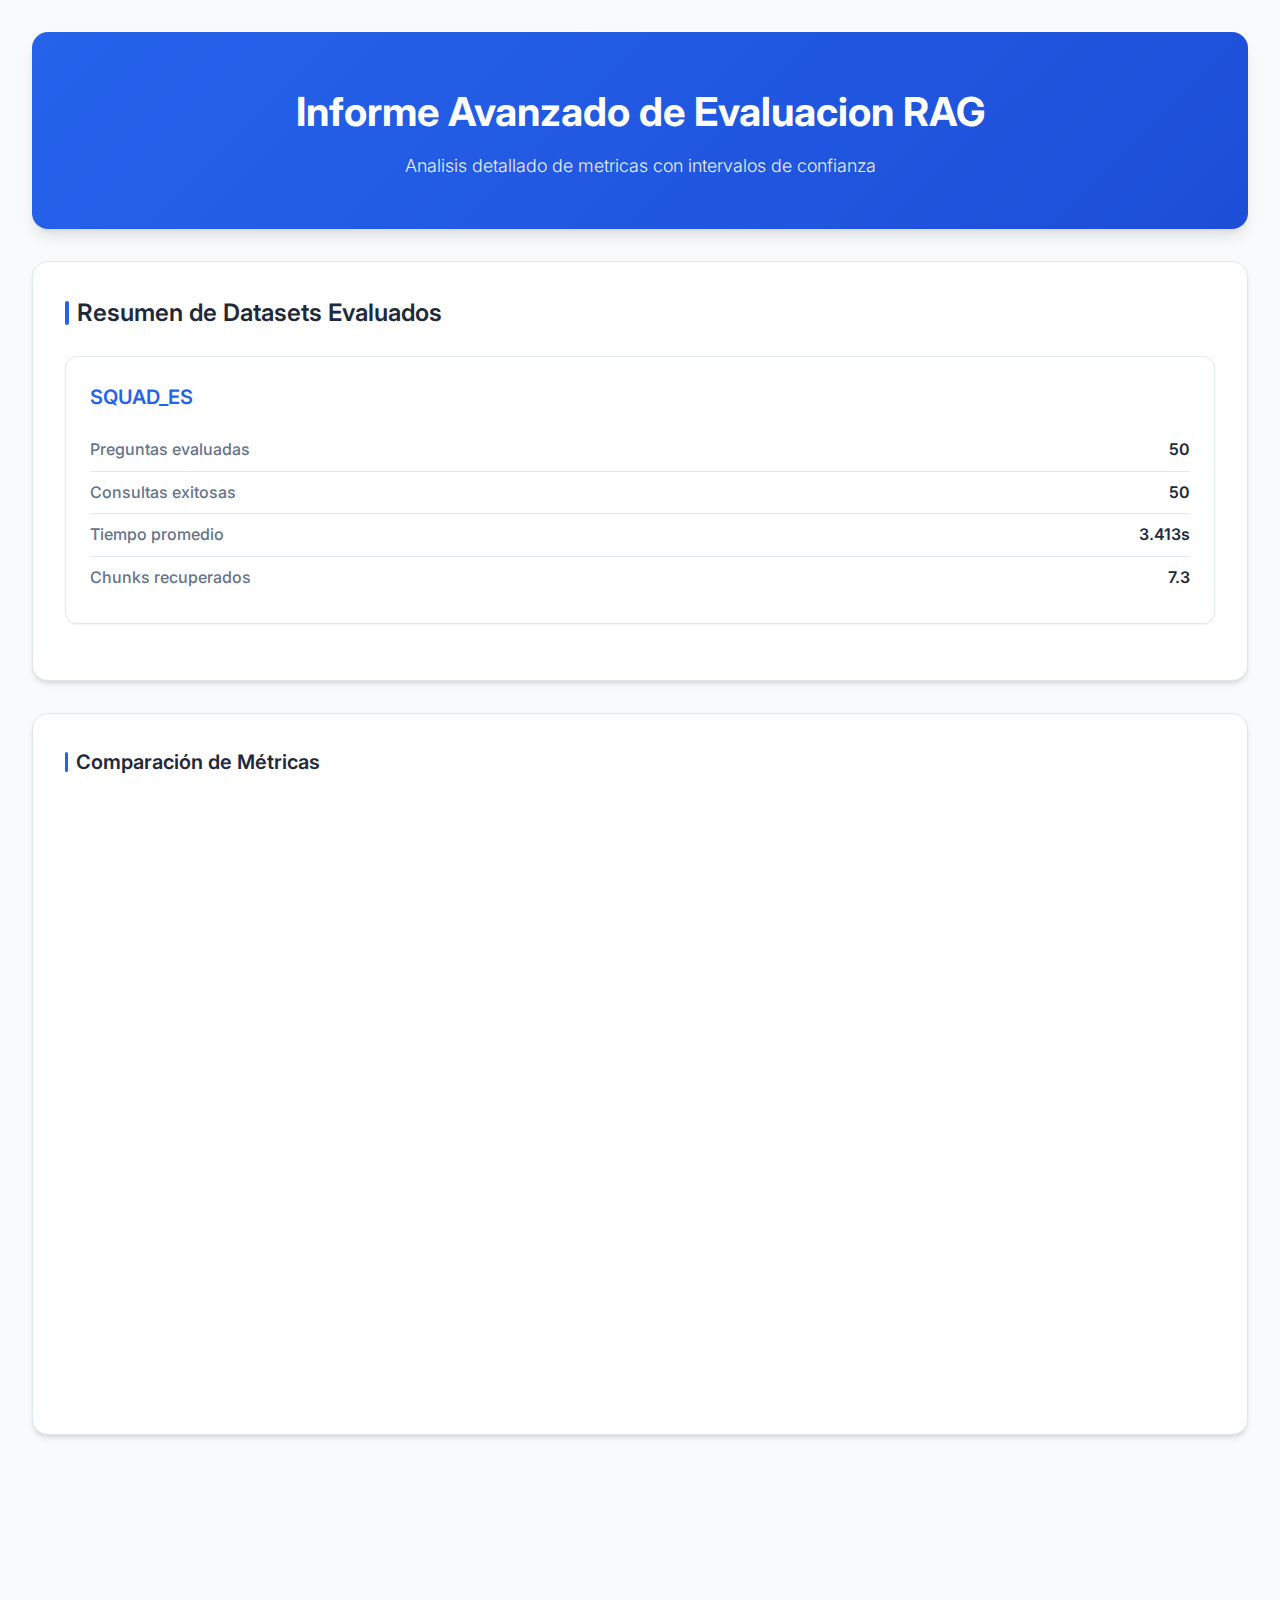
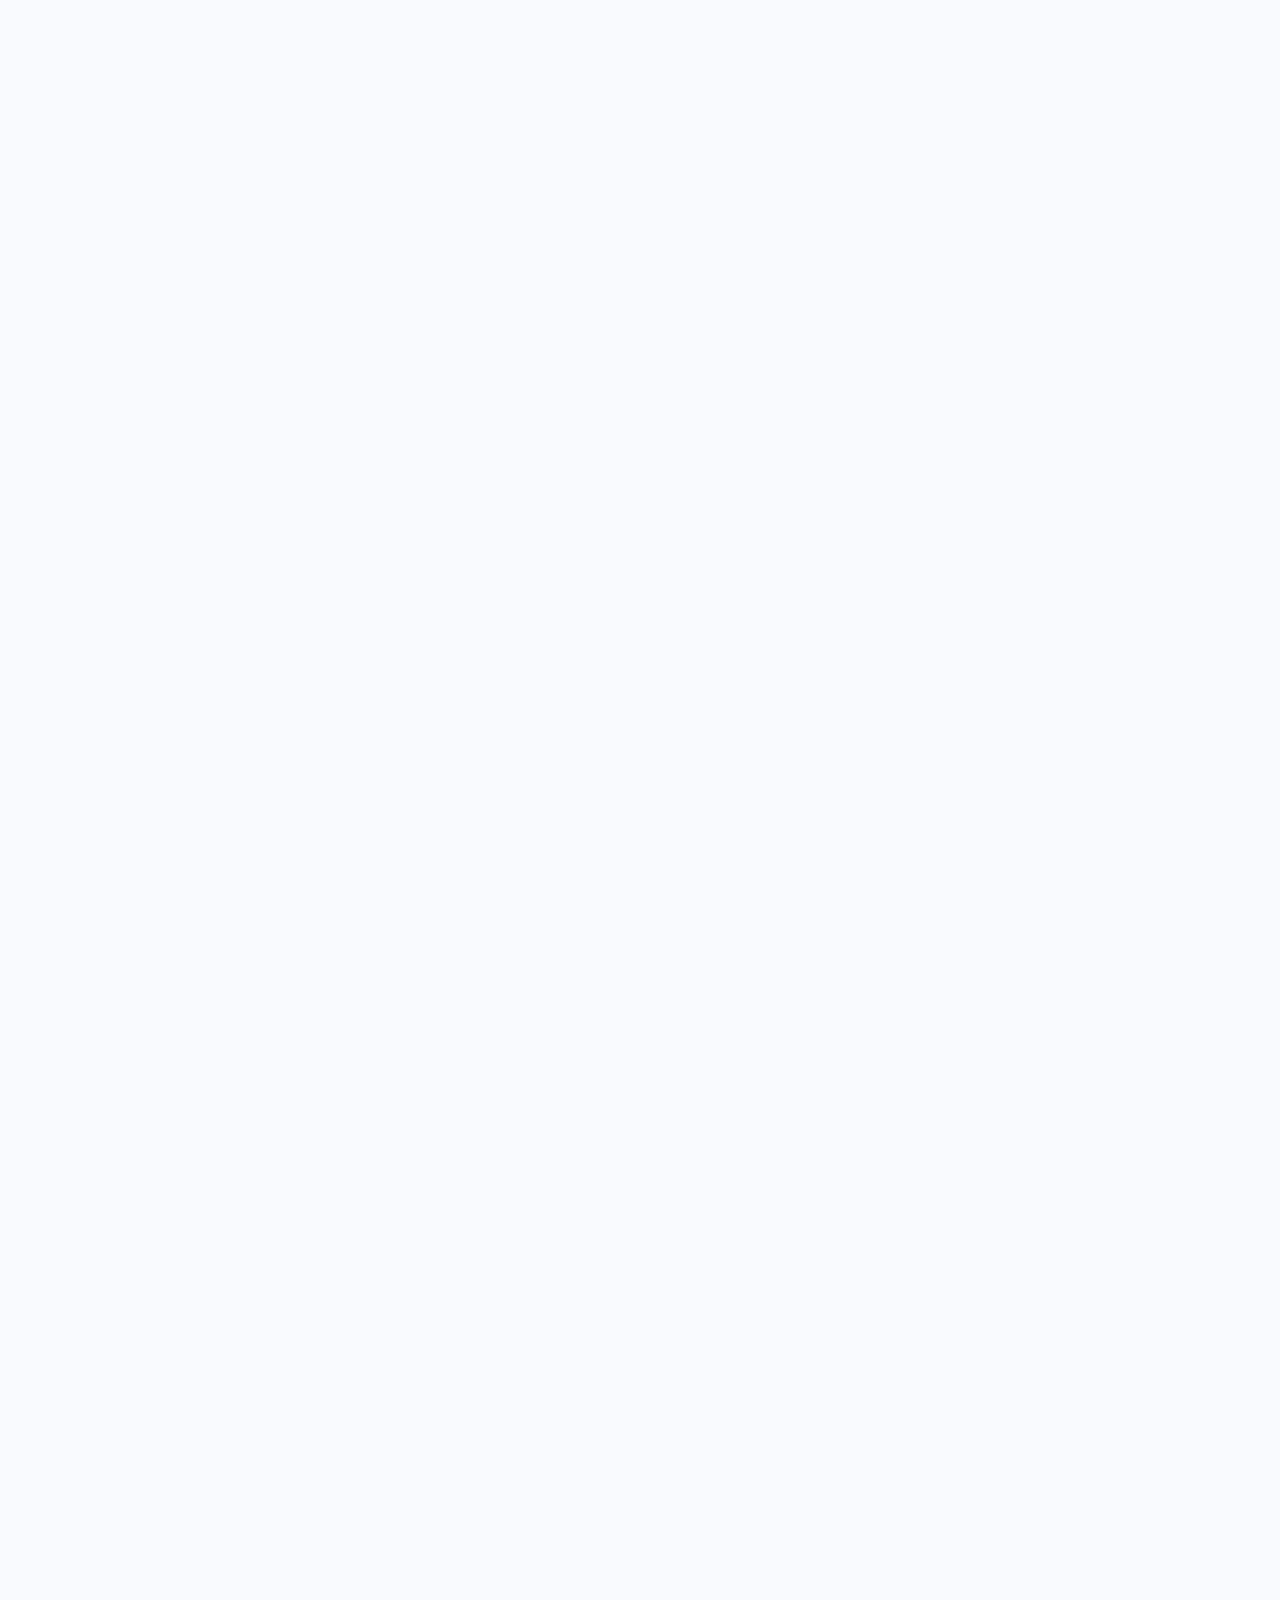
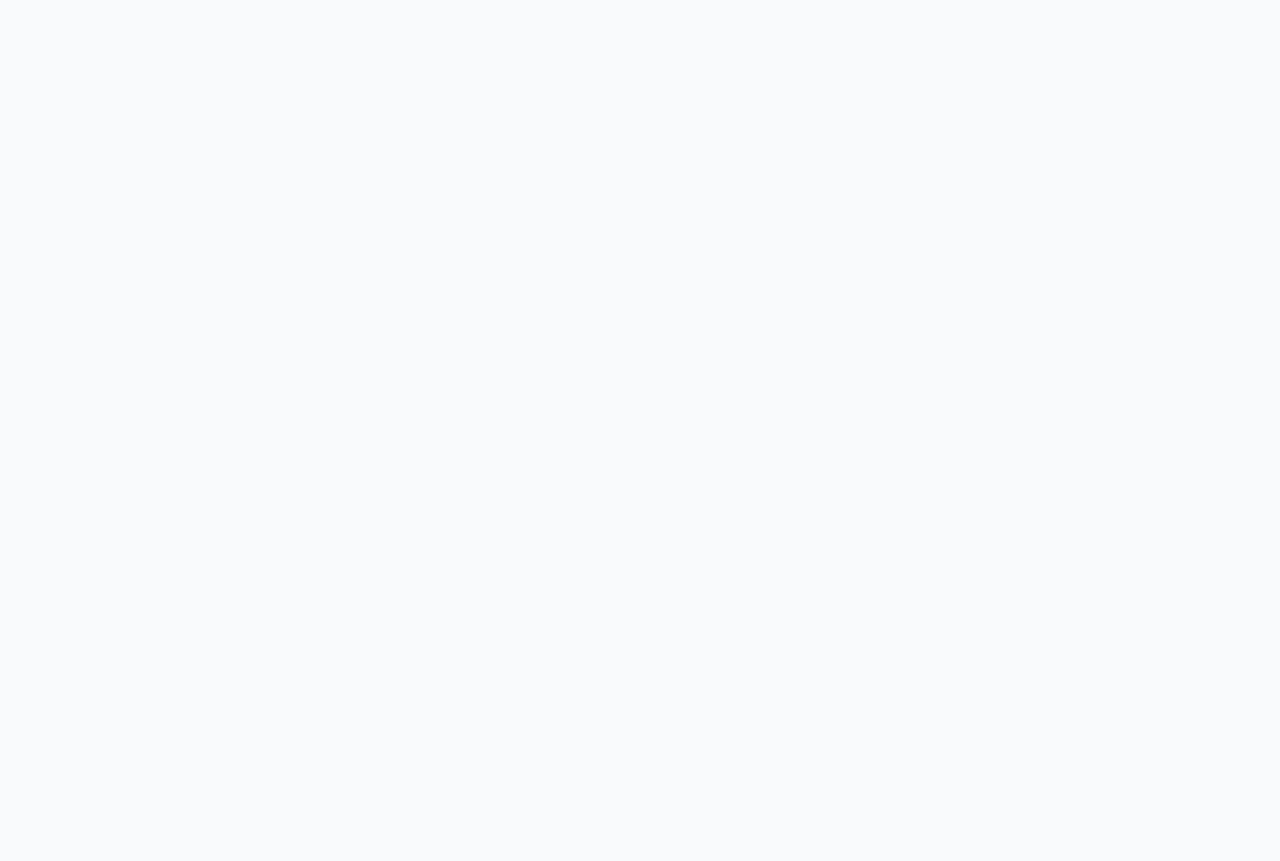
<file: evaluation/advanced_evaluation_report.html>
<!DOCTYPE html>
    <html lang="es">
    <head>
        <meta charset="utf-8">
        <meta name="viewport" content="width=device-width, initial-scale=1">
        <title>Informe Avanzado de Evaluacion RAG</title>
        <link href="https://fonts.googleapis.com/css2?family=Inter:wght@300;400;500;600;700&display=swap" rel="stylesheet">
        <style>
            :root {
                --primary-color: #2563eb;
                --secondary-color: #64748b;
                --success-color: #10b981;
                --warning-color: #f59e0b;
                --danger-color: #ef4444;
                --background-color: #f8fafc;
                --surface-color: #ffffff;
                --border-color: #e2e8f0;
                --text-primary: #1e293b;
                --text-secondary: #64748b;
                --shadow-sm: 0 1px 2px 0 rgb(0 0 0 / 0.05);
                --shadow-md: 0 4px 6px -1px rgb(0 0 0 / 0.1), 0 2px 4px -2px rgb(0 0 0 / 0.1);
                --shadow-lg: 0 10px 15px -3px rgb(0 0 0 / 0.1), 0 4px 6px -4px rgb(0 0 0 / 0.1);
            }

            * {
                margin: 0;
                padding: 0;
                box-sizing: border-box;
            }

            body {
                font-family: 'Inter', -apple-system, BlinkMacSystemFont, 'Segoe UI', Roboto, sans-serif;
                background-color: var(--background-color);
                color: var(--text-primary);
                line-height: 1.6;
            }

            .container {
                max-width: 1400px;
                margin: 0 auto;
                padding: 2rem;
            }

            .header {
                background: linear-gradient(135deg, var(--primary-color) 0%, #1d4ed8 100%);
                color: white;
                padding: 3rem 2rem;
                border-radius: 1rem;
                margin-bottom: 2rem;
                text-align: center;
                box-shadow: var(--shadow-lg);
            }

            .header h1 {
                font-size: 2.5rem;
                font-weight: 700;
                margin-bottom: 0.5rem;
            }

            .header p {
                font-size: 1.125rem;
                opacity: 0.9;
                font-weight: 300;
            }

            .summary-section {
                background: var(--surface-color);
                border-radius: 1rem;
                padding: 2rem;
                margin-bottom: 2rem;
                box-shadow: var(--shadow-md);
                border: 1px solid var(--border-color);
            }

            .summary-section h2 {
                color: var(--text-primary);
                font-size: 1.5rem;
                font-weight: 600;
                margin-bottom: 1.5rem;
                display: flex;
                align-items: center;
                gap: 0.5rem;
            }

            .summary-section h2::before {
                content: '';
                width: 4px;
                height: 24px;
                background: var(--primary-color);
                border-radius: 2px;
            }

            .dataset-grid {
                display: grid;
                grid-template-columns: repeat(auto-fit, minmax(300px, 1fr));
                gap: 1.5rem;
                margin-bottom: 1.5rem;
            }

            .dataset-card {
                background: var(--surface-color);
                border: 1px solid var(--border-color);
                border-radius: 0.75rem;
                padding: 1.5rem;
                box-shadow: var(--shadow-sm);
                transition: all 0.2s ease;
            }

            .dataset-card:hover {
                transform: translateY(-2px);
                box-shadow: var(--shadow-md);
            }

            .dataset-card h3 {
                color: var(--primary-color);
                font-size: 1.25rem;
                font-weight: 600;
                margin-bottom: 1rem;
            }

            .metric-list {
                list-style: none;
            }

            .metric-item {
                display: flex;
                justify-content: space-between;
                align-items: center;
                padding: 0.5rem 0;
                border-bottom: 1px solid var(--border-color);
            }

            .metric-item:last-child {
                border-bottom: none;
            }

            .metric-label {
                font-weight: 500;
                color: var(--text-secondary);
            }

            .metric-value {
                font-weight: 600;
                color: var(--text-primary);
            }

            .chart-section {
                background: var(--surface-color);
                border-radius: 1rem;
                padding: 2rem;
                margin-bottom: 2rem;
                box-shadow: var(--shadow-md);
                border: 1px solid var(--border-color);
            }

            .chart-title {
                color: var(--text-primary);
                font-size: 1.25rem;
                font-weight: 600;
                margin-bottom: 1.5rem;
                display: flex;
                align-items: center;
                gap: 0.5rem;
            }

            .chart-title::before {
                content: '';
                width: 3px;
                height: 20px;
                background: var(--primary-color);
                border-radius: 1.5px;
            }

            .chart-container {
                background: var(--surface-color);
                border-radius: 0.5rem;
                overflow: hidden;
            }

            @media (max-width: 768px) {
                .container {
                    padding: 1rem;
                }

                .header {
                    padding: 2rem 1rem;
                }

                .header h1 {
                    font-size: 2rem;
                }

                .dataset-grid {
                    grid-template-columns: 1fr;
                }
            }

            .loading {
                display: flex;
                justify-content: center;
                align-items: center;
                padding: 2rem;
                color: var(--text-secondary);
            }

            .error {
                background: #fef2f2;
                border: 1px solid #fecaca;
                color: #dc2626;
                padding: 1rem;
                border-radius: 0.5rem;
                margin: 1rem 0;
            }
        </style>
    </head>
    <body>
        <div class="container">
            <div class="header">
                <h1>Informe Avanzado de Evaluacion RAG</h1>
                <p>Analisis detallado de metricas con intervalos de confianza</p>
            </div>
            
            <div class="summary-section">
                <h2>Resumen de Datasets Evaluados</h2>
                <div class="dataset-grid">
    
                    <div class="dataset-card">
                        <h3>SQUAD_ES</h3>
                        <ul class="metric-list">
                            <li class="metric-item">
                                <span class="metric-label">Preguntas evaluadas</span>
                                <span class="metric-value">50</span>
                            </li>
                            <li class="metric-item">
                                <span class="metric-label">Consultas exitosas</span>
                                <span class="metric-value">50</span>
                            </li>
                            <li class="metric-item">
                                <span class="metric-label">Tiempo promedio</span>
                                <span class="metric-value">3.413s</span>
                            </li>
                            <li class="metric-item">
                                <span class="metric-label">Chunks recuperados</span>
                                <span class="metric-value">7.3</span>
                            </li>
                        </ul>
                    </div>
            
                </div>
            </div>
    
            <div class="chart-section">
                <div class="chart-title">Comparación de Métricas</div>
                <div class="chart-container">
                    <div>                        <script type="text/javascript">window.PlotlyConfig = {MathJaxConfig: 'local'};</script>
        <script charset="utf-8" src="https://cdn.plot.ly/plotly-3.0.1.min.js" integrity="sha256-oy6Be7Eh6eiQFs5M7oXuPxxm9qbJXEtTpfSI93dW16Q=" crossorigin="anonymous"></script>                <div id="656100c9-5826-493c-9a9f-bf56536c800c" class="plotly-graph-div" style="height:600px; width:100%;"></div>            <script type="text/javascript">                window.PLOTLYENV=window.PLOTLYENV || {};                                if (document.getElementById("656100c9-5826-493c-9a9f-bf56536c800c")) {                    Plotly.newPlot(                        "656100c9-5826-493c-9a9f-bf56536c800c",                        [{"customdata":{"dtype":"f8","bdata":"tVGc4+uQyT\u002fc9BHhBxbKP3a9HGloBdQ\u002fxhkuQIiixT8PmCFG0qDAP2rOPfMd0cw\u002fI\u002fc2ra2Dxj+ogIZdX9HFP+wLPZxX7dA\u002fsYJus4bTvD8WzRpEogmdPwksL44NArY\u002fAAAAAAAAAAAAAAAAAAAAAAAAAAAAAAAAvr7M3Wg4zT+A8zd6utzHP84G4ZRWY9Q\u002fDwjaIy4x0D9VBm2pc+3hP9YX7G44huY\u002fQslJy\u002fhJxD\u002f6CPCSWLzCP782hkzvW84\u002fsIAEILf3xj95pAtj9g3MP4Ld3rFrGNQ\u002fmpmZmZmZ2T+amZmZmZm5P3sUrkfhetQ\u002fLrmiwM3E3z+um8QgsHLUP4\u002fC9Shcj+I\u002furLbyb7a3T\u002fsUbgehevhP5qZmZmZmek\u002f61G4HoXrwT8UrkfhehTuPwAAAAAAAPA\u002f","shape":"13, 3"},"error_y":{"array":{"dtype":"f8","bdata":"tVGc4+uQyT\u002fGGS5AiKLFPyP3Nq2tg8Y\u002fsYJus4bTvD8AAAAAAAAAAL6+zN1oOM0\u002fDwjaIy4x0D9CyUnL+EnEP7CABCC398Y\u002fmpmZmZmZ2T8uuaLAzcTfP7qy28m+2t0\u002f61G4HoXrwT8="},"type":"data","visible":true},"hovertemplate":"\u003cb\u003e%{x}\u003c\u002fb\u003e\u003cbr\u003eMean: %{y:.4f}\u003cbr\u003eStd: %{customdata:.4f}\u003cbr\u003eCI: [%{customdata[1]:.4f}, %{customdata[2]:.4f}]\u003cbr\u003e\u003cextra\u003e\u003c\u002fextra\u003e","marker":{"color":"#1f77b4"},"name":"SQUAD_ES","text":["0.259","0.175","0.214","0.055","0.000","0.245","0.634","0.187","0.267","0.200","0.440","0.680","0.980"],"textposition":"auto","x":["rouge_1","rouge_2","rouge_l","bleu","semantic_coherence","length_ratio","keyword_precision","keyword_recall","keyword_f1","hit_rate_at_1","hit_rate_at_3","hit_rate_at_5","hit_rate_at_10"],"y":{"dtype":"f8","bdata":"HeFyI\u002f6Q0D\u002fXMXF2WWPGP9KagIiDYss\u002fBBSXE9UjrD8AAAAAAAAAAOw85yxkWs8\u002fulYgkiNK5D96UM6kQfjHP7O\u002fd1tREdE\u002fmpmZmZmZyT8pXI\u002fC9SjcP8P1KFyPwuU\u002fXI\u002fC9Shc7z8="},"type":"bar"}],                        {"template":{"data":{"histogram2dcontour":[{"type":"histogram2dcontour","colorbar":{"outlinewidth":0,"ticks":""},"colorscale":[[0.0,"#0d0887"],[0.1111111111111111,"#46039f"],[0.2222222222222222,"#7201a8"],[0.3333333333333333,"#9c179e"],[0.4444444444444444,"#bd3786"],[0.5555555555555556,"#d8576b"],[0.6666666666666666,"#ed7953"],[0.7777777777777778,"#fb9f3a"],[0.8888888888888888,"#fdca26"],[1.0,"#f0f921"]]}],"choropleth":[{"type":"choropleth","colorbar":{"outlinewidth":0,"ticks":""}}],"histogram2d":[{"type":"histogram2d","colorbar":{"outlinewidth":0,"ticks":""},"colorscale":[[0.0,"#0d0887"],[0.1111111111111111,"#46039f"],[0.2222222222222222,"#7201a8"],[0.3333333333333333,"#9c179e"],[0.4444444444444444,"#bd3786"],[0.5555555555555556,"#d8576b"],[0.6666666666666666,"#ed7953"],[0.7777777777777778,"#fb9f3a"],[0.8888888888888888,"#fdca26"],[1.0,"#f0f921"]]}],"heatmap":[{"type":"heatmap","colorbar":{"outlinewidth":0,"ticks":""},"colorscale":[[0.0,"#0d0887"],[0.1111111111111111,"#46039f"],[0.2222222222222222,"#7201a8"],[0.3333333333333333,"#9c179e"],[0.4444444444444444,"#bd3786"],[0.5555555555555556,"#d8576b"],[0.6666666666666666,"#ed7953"],[0.7777777777777778,"#fb9f3a"],[0.8888888888888888,"#fdca26"],[1.0,"#f0f921"]]}],"contourcarpet":[{"type":"contourcarpet","colorbar":{"outlinewidth":0,"ticks":""}}],"contour":[{"type":"contour","colorbar":{"outlinewidth":0,"ticks":""},"colorscale":[[0.0,"#0d0887"],[0.1111111111111111,"#46039f"],[0.2222222222222222,"#7201a8"],[0.3333333333333333,"#9c179e"],[0.4444444444444444,"#bd3786"],[0.5555555555555556,"#d8576b"],[0.6666666666666666,"#ed7953"],[0.7777777777777778,"#fb9f3a"],[0.8888888888888888,"#fdca26"],[1.0,"#f0f921"]]}],"surface":[{"type":"surface","colorbar":{"outlinewidth":0,"ticks":""},"colorscale":[[0.0,"#0d0887"],[0.1111111111111111,"#46039f"],[0.2222222222222222,"#7201a8"],[0.3333333333333333,"#9c179e"],[0.4444444444444444,"#bd3786"],[0.5555555555555556,"#d8576b"],[0.6666666666666666,"#ed7953"],[0.7777777777777778,"#fb9f3a"],[0.8888888888888888,"#fdca26"],[1.0,"#f0f921"]]}],"mesh3d":[{"type":"mesh3d","colorbar":{"outlinewidth":0,"ticks":""}}],"scatter":[{"fillpattern":{"fillmode":"overlay","size":10,"solidity":0.2},"type":"scatter"}],"parcoords":[{"type":"parcoords","line":{"colorbar":{"outlinewidth":0,"ticks":""}}}],"scatterpolargl":[{"type":"scatterpolargl","marker":{"colorbar":{"outlinewidth":0,"ticks":""}}}],"bar":[{"error_x":{"color":"#2a3f5f"},"error_y":{"color":"#2a3f5f"},"marker":{"line":{"color":"#E5ECF6","width":0.5},"pattern":{"fillmode":"overlay","size":10,"solidity":0.2}},"type":"bar"}],"scattergeo":[{"type":"scattergeo","marker":{"colorbar":{"outlinewidth":0,"ticks":""}}}],"scatterpolar":[{"type":"scatterpolar","marker":{"colorbar":{"outlinewidth":0,"ticks":""}}}],"histogram":[{"marker":{"pattern":{"fillmode":"overlay","size":10,"solidity":0.2}},"type":"histogram"}],"scattergl":[{"type":"scattergl","marker":{"colorbar":{"outlinewidth":0,"ticks":""}}}],"scatter3d":[{"type":"scatter3d","line":{"colorbar":{"outlinewidth":0,"ticks":""}},"marker":{"colorbar":{"outlinewidth":0,"ticks":""}}}],"scattermap":[{"type":"scattermap","marker":{"colorbar":{"outlinewidth":0,"ticks":""}}}],"scattermapbox":[{"type":"scattermapbox","marker":{"colorbar":{"outlinewidth":0,"ticks":""}}}],"scatterternary":[{"type":"scatterternary","marker":{"colorbar":{"outlinewidth":0,"ticks":""}}}],"scattercarpet":[{"type":"scattercarpet","marker":{"colorbar":{"outlinewidth":0,"ticks":""}}}],"carpet":[{"aaxis":{"endlinecolor":"#2a3f5f","gridcolor":"white","linecolor":"white","minorgridcolor":"white","startlinecolor":"#2a3f5f"},"baxis":{"endlinecolor":"#2a3f5f","gridcolor":"white","linecolor":"white","minorgridcolor":"white","startlinecolor":"#2a3f5f"},"type":"carpet"}],"table":[{"cells":{"fill":{"color":"#EBF0F8"},"line":{"color":"white"}},"header":{"fill":{"color":"#C8D4E3"},"line":{"color":"white"}},"type":"table"}],"barpolar":[{"marker":{"line":{"color":"#E5ECF6","width":0.5},"pattern":{"fillmode":"overlay","size":10,"solidity":0.2}},"type":"barpolar"}],"pie":[{"automargin":true,"type":"pie"}]},"layout":{"autotypenumbers":"strict","colorway":["#636efa","#EF553B","#00cc96","#ab63fa","#FFA15A","#19d3f3","#FF6692","#B6E880","#FF97FF","#FECB52"],"font":{"color":"#2a3f5f"},"hovermode":"closest","hoverlabel":{"align":"left"},"paper_bgcolor":"white","plot_bgcolor":"#E5ECF6","polar":{"bgcolor":"#E5ECF6","angularaxis":{"gridcolor":"white","linecolor":"white","ticks":""},"radialaxis":{"gridcolor":"white","linecolor":"white","ticks":""}},"ternary":{"bgcolor":"#E5ECF6","aaxis":{"gridcolor":"white","linecolor":"white","ticks":""},"baxis":{"gridcolor":"white","linecolor":"white","ticks":""},"caxis":{"gridcolor":"white","linecolor":"white","ticks":""}},"coloraxis":{"colorbar":{"outlinewidth":0,"ticks":""}},"colorscale":{"sequential":[[0.0,"#0d0887"],[0.1111111111111111,"#46039f"],[0.2222222222222222,"#7201a8"],[0.3333333333333333,"#9c179e"],[0.4444444444444444,"#bd3786"],[0.5555555555555556,"#d8576b"],[0.6666666666666666,"#ed7953"],[0.7777777777777778,"#fb9f3a"],[0.8888888888888888,"#fdca26"],[1.0,"#f0f921"]],"sequentialminus":[[0.0,"#0d0887"],[0.1111111111111111,"#46039f"],[0.2222222222222222,"#7201a8"],[0.3333333333333333,"#9c179e"],[0.4444444444444444,"#bd3786"],[0.5555555555555556,"#d8576b"],[0.6666666666666666,"#ed7953"],[0.7777777777777778,"#fb9f3a"],[0.8888888888888888,"#fdca26"],[1.0,"#f0f921"]],"diverging":[[0,"#8e0152"],[0.1,"#c51b7d"],[0.2,"#de77ae"],[0.3,"#f1b6da"],[0.4,"#fde0ef"],[0.5,"#f7f7f7"],[0.6,"#e6f5d0"],[0.7,"#b8e186"],[0.8,"#7fbc41"],[0.9,"#4d9221"],[1,"#276419"]]},"xaxis":{"gridcolor":"white","linecolor":"white","ticks":"","title":{"standoff":15},"zerolinecolor":"white","automargin":true,"zerolinewidth":2},"yaxis":{"gridcolor":"white","linecolor":"white","ticks":"","title":{"standoff":15},"zerolinecolor":"white","automargin":true,"zerolinewidth":2},"scene":{"xaxis":{"backgroundcolor":"#E5ECF6","gridcolor":"white","linecolor":"white","showbackground":true,"ticks":"","zerolinecolor":"white","gridwidth":2},"yaxis":{"backgroundcolor":"#E5ECF6","gridcolor":"white","linecolor":"white","showbackground":true,"ticks":"","zerolinecolor":"white","gridwidth":2},"zaxis":{"backgroundcolor":"#E5ECF6","gridcolor":"white","linecolor":"white","showbackground":true,"ticks":"","zerolinecolor":"white","gridwidth":2}},"shapedefaults":{"line":{"color":"#2a3f5f"}},"annotationdefaults":{"arrowcolor":"#2a3f5f","arrowhead":0,"arrowwidth":1},"geo":{"bgcolor":"white","landcolor":"#E5ECF6","subunitcolor":"white","showland":true,"showlakes":true,"lakecolor":"white"},"title":{"x":0.05},"mapbox":{"style":"light"}}},"title":{"text":"Comparacion de Metricas con Intervalos de Confianza (95%)","x":0.5,"font":{"size":20}},"font":{"family":"Arial, sans-serif"},"xaxis":{"title":{"text":"Metricas"}},"yaxis":{"title":{"text":"Puntuacion"}},"barmode":"group","height":600,"showlegend":true,"plot_bgcolor":"rgba(240, 240, 240, 0.95)","paper_bgcolor":"white"},                        {"responsive": true}                    )                };            </script>        </div>
                </div>
            </div>
        
            <div class="chart-section">
                <div class="chart-title">Intervalos de Confianza</div>
                <div class="chart-container">
                    <div>                        <script type="text/javascript">window.PlotlyConfig = {MathJaxConfig: 'local'};</script>
        <script charset="utf-8" src="https://cdn.plot.ly/plotly-3.0.1.min.js" integrity="sha256-oy6Be7Eh6eiQFs5M7oXuPxxm9qbJXEtTpfSI93dW16Q=" crossorigin="anonymous"></script>                <div id="ff450a84-f624-441e-b536-cfea181e3afd" class="plotly-graph-div" style="height:800px; width:100%;"></div>            <script type="text/javascript">                window.PLOTLYENV=window.PLOTLYENV || {};                                if (document.getElementById("ff450a84-f624-441e-b536-cfea181e3afd")) {                    Plotly.newPlot(                        "ff450a84-f624-441e-b536-cfea181e3afd",                        [{"customdata":[[0.20379732599022915,0.3128300692069027]],"error_y":{"array":[0.055052327843081394],"arrayminus":[0.05398041537359216],"type":"data","visible":true},"hovertemplate":"\u003cb\u003e%{x}\u003c\u002fb\u003e\u003cbr\u003eMean: %{y:.4f}\u003cbr\u003eCI: [%{customdata[0]:.4f}, %{customdata[1]:.4f}]\u003cbr\u003e\u003cextra\u003e\u003c\u002fextra\u003e","marker":{"color":"#1f77b4","size":10},"mode":"markers+text","name":"SQUAD_ES - rouge_1","text":["0.259"],"textposition":"top center","x":["SQUAD_ES_rouge_1"],"y":[0.25884965383331054],"type":"scatter"},{"customdata":[[0.12990787910820287,0.2251317441656398]],"error_y":{"array":[0.04499902590687399],"arrayminus":[0.050224839150562944],"type":"data","visible":true},"hovertemplate":"\u003cb\u003e%{x}\u003c\u002fb\u003e\u003cbr\u003eMean: %{y:.4f}\u003cbr\u003eCI: [%{customdata[0]:.4f}, %{customdata[1]:.4f}]\u003cbr\u003e\u003cextra\u003e\u003c\u002fextra\u003e","marker":{"color":"#1f77b4","size":10},"mode":"markers+text","name":"SQUAD_ES - rouge_2","text":["0.175"],"textposition":"top center","x":["SQUAD_ES_rouge_2"],"y":[0.17490690501507686],"type":"scatter"},{"customdata":[[0.17045204226179078,0.2644862199560396]],"error_y":{"array":[0.04349186037525615],"arrayminus":[0.05054231731899267],"type":"data","visible":true},"hovertemplate":"\u003cb\u003e%{x}\u003c\u002fb\u003e\u003cbr\u003eMean: %{y:.4f}\u003cbr\u003eCI: [%{customdata[0]:.4f}, %{customdata[1]:.4f}]\u003cbr\u003e\u003cextra\u003e\u003c\u002fextra\u003e","marker":{"color":"#1f77b4","size":10},"mode":"markers+text","name":"SQUAD_ES - rouge_l","text":["0.214"],"textposition":"top center","x":["SQUAD_ES_rouge_l"],"y":[0.21394390263704693],"type":"scatter"},{"customdata":[[0.02835706272771884,0.08596882554336117]],"error_y":{"array":[0.02660381625613701],"arrayminus":[0.031007946559505326],"type":"data","visible":true},"hovertemplate":"\u003cb\u003e%{x}\u003c\u002fb\u003e\u003cbr\u003eMean: %{y:.4f}\u003cbr\u003eCI: [%{customdata[0]:.4f}, %{customdata[1]:.4f}]\u003cbr\u003e\u003cextra\u003e\u003c\u002fextra\u003e","marker":{"color":"#1f77b4","size":10},"mode":"markers+text","name":"SQUAD_ES - bleu","text":["0.055"],"textposition":"top center","x":["SQUAD_ES_bleu"],"y":[0.05496087898385585],"type":"scatter"},{"customdata":[[0.0,0.0]],"error_y":{"array":[0.0],"arrayminus":[0.0],"type":"data","visible":true},"hovertemplate":"\u003cb\u003e%{x}\u003c\u002fb\u003e\u003cbr\u003eMean: %{y:.4f}\u003cbr\u003eCI: [%{customdata[0]:.4f}, %{customdata[1]:.4f}]\u003cbr\u003e\u003cextra\u003e\u003c\u002fextra\u003e","marker":{"color":"#1f77b4","size":10},"mode":"markers+text","name":"SQUAD_ES - semantic_coherence","text":["0.000"],"textposition":"top center","x":["SQUAD_ES_semantic_coherence"],"y":[0.0],"type":"scatter"},{"customdata":[[0.18642359702780809,0.3185631231209357]],"error_y":{"array":[0.05852242684211306],"arrayminus":[0.07361709925101456],"type":"data","visible":true},"hovertemplate":"\u003cb\u003e%{x}\u003c\u002fb\u003e\u003cbr\u003eMean: %{y:.4f}\u003cbr\u003eCI: [%{customdata[0]:.4f}, %{customdata[1]:.4f}]\u003cbr\u003e\u003cextra\u003e\u003c\u002fextra\u003e","marker":{"color":"#1f77b4","size":10},"mode":"markers+text","name":"SQUAD_ES - length_ratio","text":["0.245"],"textposition":"top center","x":["SQUAD_ES_length_ratio"],"y":[0.24494602386992115],"type":"scatter"},{"customdata":[[0.5602358159159829,0.7038843313646292]],"error_y":{"array":[0.07381434869104153],"arrayminus":[0.06983416675760479],"type":"data","visible":true},"hovertemplate":"\u003cb\u003e%{x}\u003c\u002fb\u003e\u003cbr\u003eMean: %{y:.4f}\u003cbr\u003eCI: [%{customdata[0]:.4f}, %{customdata[1]:.4f}]\u003cbr\u003e\u003cextra\u003e\u003c\u002fextra\u003e","marker":{"color":"#1f77b4","size":10},"mode":"markers+text","name":"SQUAD_ES - keyword_precision","text":["0.634"],"textposition":"top center","x":["SQUAD_ES_keyword_precision"],"y":[0.6340501646070245],"type":"scatter"},{"customdata":[[0.14637286352814965,0.23718062626396905]],"error_y":{"array":[0.0408908211944059],"arrayminus":[0.04991694154141349],"type":"data","visible":true},"hovertemplate":"\u003cb\u003e%{x}\u003c\u002fb\u003e\u003cbr\u003eMean: %{y:.4f}\u003cbr\u003eCI: [%{customdata[0]:.4f}, %{customdata[1]:.4f}]\u003cbr\u003e\u003cextra\u003e\u003c\u002fextra\u003e","marker":{"color":"#1f77b4","size":10},"mode":"markers+text","name":"SQUAD_ES - keyword_recall","text":["0.187"],"textposition":"top center","x":["SQUAD_ES_keyword_recall"],"y":[0.18726368472255556],"type":"scatter"},{"customdata":[[0.21917610012249947,0.3139905201928387]],"error_y":{"array":[0.04750589462465574],"arrayminus":[0.04730852544568348],"type":"data","visible":true},"hovertemplate":"\u003cb\u003e%{x}\u003c\u002fb\u003e\u003cbr\u003eMean: %{y:.4f}\u003cbr\u003eCI: [%{customdata[0]:.4f}, %{customdata[1]:.4f}]\u003cbr\u003e\u003cextra\u003e\u003c\u002fextra\u003e","marker":{"color":"#1f77b4","size":10},"mode":"markers+text","name":"SQUAD_ES - keyword_f1","text":["0.267"],"textposition":"top center","x":["SQUAD_ES_keyword_f1"],"y":[0.2666819947471552],"type":"scatter"},{"customdata":[[0.1,0.32]],"error_y":{"array":[0.1],"arrayminus":[0.12],"type":"data","visible":true},"hovertemplate":"\u003cb\u003e%{x}\u003c\u002fb\u003e\u003cbr\u003eMean: %{y:.4f}\u003cbr\u003eCI: [%{customdata[0]:.4f}, %{customdata[1]:.4f}]\u003cbr\u003e\u003cextra\u003e\u003c\u002fextra\u003e","marker":{"color":"#1f77b4","size":10},"mode":"markers+text","name":"SQUAD_ES - hit_rate_at_1","text":["0.200"],"textposition":"top center","x":["SQUAD_ES_hit_rate_at_1"],"y":[0.2],"type":"scatter"},{"customdata":[[0.31950000000000045,0.58]],"error_y":{"array":[0.12049999999999955],"arrayminus":[0.13999999999999996],"type":"data","visible":true},"hovertemplate":"\u003cb\u003e%{x}\u003c\u002fb\u003e\u003cbr\u003eMean: %{y:.4f}\u003cbr\u003eCI: [%{customdata[0]:.4f}, %{customdata[1]:.4f}]\u003cbr\u003e\u003cextra\u003e\u003c\u002fextra\u003e","marker":{"color":"#1f77b4","size":10},"mode":"markers+text","name":"SQUAD_ES - hit_rate_at_3","text":["0.440"],"textposition":"top center","x":["SQUAD_ES_hit_rate_at_3"],"y":[0.44],"type":"scatter"},{"customdata":[[0.56,0.8]],"error_y":{"array":[0.12],"arrayminus":[0.12],"type":"data","visible":true},"hovertemplate":"\u003cb\u003e%{x}\u003c\u002fb\u003e\u003cbr\u003eMean: %{y:.4f}\u003cbr\u003eCI: [%{customdata[0]:.4f}, %{customdata[1]:.4f}]\u003cbr\u003e\u003cextra\u003e\u003c\u002fextra\u003e","marker":{"color":"#1f77b4","size":10},"mode":"markers+text","name":"SQUAD_ES - hit_rate_at_5","text":["0.680"],"textposition":"top center","x":["SQUAD_ES_hit_rate_at_5"],"y":[0.68],"type":"scatter"},{"customdata":[[0.94,1.0]],"error_y":{"array":[0.040000000000000036],"arrayminus":[0.020000000000000018],"type":"data","visible":true},"hovertemplate":"\u003cb\u003e%{x}\u003c\u002fb\u003e\u003cbr\u003eMean: %{y:.4f}\u003cbr\u003eCI: [%{customdata[0]:.4f}, %{customdata[1]:.4f}]\u003cbr\u003e\u003cextra\u003e\u003c\u002fextra\u003e","marker":{"color":"#1f77b4","size":10},"mode":"markers+text","name":"SQUAD_ES - hit_rate_at_10","text":["0.980"],"textposition":"top center","x":["SQUAD_ES_hit_rate_at_10"],"y":[0.98],"type":"scatter"}],                        {"template":{"data":{"histogram2dcontour":[{"type":"histogram2dcontour","colorbar":{"outlinewidth":0,"ticks":""},"colorscale":[[0.0,"#0d0887"],[0.1111111111111111,"#46039f"],[0.2222222222222222,"#7201a8"],[0.3333333333333333,"#9c179e"],[0.4444444444444444,"#bd3786"],[0.5555555555555556,"#d8576b"],[0.6666666666666666,"#ed7953"],[0.7777777777777778,"#fb9f3a"],[0.8888888888888888,"#fdca26"],[1.0,"#f0f921"]]}],"choropleth":[{"type":"choropleth","colorbar":{"outlinewidth":0,"ticks":""}}],"histogram2d":[{"type":"histogram2d","colorbar":{"outlinewidth":0,"ticks":""},"colorscale":[[0.0,"#0d0887"],[0.1111111111111111,"#46039f"],[0.2222222222222222,"#7201a8"],[0.3333333333333333,"#9c179e"],[0.4444444444444444,"#bd3786"],[0.5555555555555556,"#d8576b"],[0.6666666666666666,"#ed7953"],[0.7777777777777778,"#fb9f3a"],[0.8888888888888888,"#fdca26"],[1.0,"#f0f921"]]}],"heatmap":[{"type":"heatmap","colorbar":{"outlinewidth":0,"ticks":""},"colorscale":[[0.0,"#0d0887"],[0.1111111111111111,"#46039f"],[0.2222222222222222,"#7201a8"],[0.3333333333333333,"#9c179e"],[0.4444444444444444,"#bd3786"],[0.5555555555555556,"#d8576b"],[0.6666666666666666,"#ed7953"],[0.7777777777777778,"#fb9f3a"],[0.8888888888888888,"#fdca26"],[1.0,"#f0f921"]]}],"contourcarpet":[{"type":"contourcarpet","colorbar":{"outlinewidth":0,"ticks":""}}],"contour":[{"type":"contour","colorbar":{"outlinewidth":0,"ticks":""},"colorscale":[[0.0,"#0d0887"],[0.1111111111111111,"#46039f"],[0.2222222222222222,"#7201a8"],[0.3333333333333333,"#9c179e"],[0.4444444444444444,"#bd3786"],[0.5555555555555556,"#d8576b"],[0.6666666666666666,"#ed7953"],[0.7777777777777778,"#fb9f3a"],[0.8888888888888888,"#fdca26"],[1.0,"#f0f921"]]}],"surface":[{"type":"surface","colorbar":{"outlinewidth":0,"ticks":""},"colorscale":[[0.0,"#0d0887"],[0.1111111111111111,"#46039f"],[0.2222222222222222,"#7201a8"],[0.3333333333333333,"#9c179e"],[0.4444444444444444,"#bd3786"],[0.5555555555555556,"#d8576b"],[0.6666666666666666,"#ed7953"],[0.7777777777777778,"#fb9f3a"],[0.8888888888888888,"#fdca26"],[1.0,"#f0f921"]]}],"mesh3d":[{"type":"mesh3d","colorbar":{"outlinewidth":0,"ticks":""}}],"scatter":[{"fillpattern":{"fillmode":"overlay","size":10,"solidity":0.2},"type":"scatter"}],"parcoords":[{"type":"parcoords","line":{"colorbar":{"outlinewidth":0,"ticks":""}}}],"scatterpolargl":[{"type":"scatterpolargl","marker":{"colorbar":{"outlinewidth":0,"ticks":""}}}],"bar":[{"error_x":{"color":"#2a3f5f"},"error_y":{"color":"#2a3f5f"},"marker":{"line":{"color":"#E5ECF6","width":0.5},"pattern":{"fillmode":"overlay","size":10,"solidity":0.2}},"type":"bar"}],"scattergeo":[{"type":"scattergeo","marker":{"colorbar":{"outlinewidth":0,"ticks":""}}}],"scatterpolar":[{"type":"scatterpolar","marker":{"colorbar":{"outlinewidth":0,"ticks":""}}}],"histogram":[{"marker":{"pattern":{"fillmode":"overlay","size":10,"solidity":0.2}},"type":"histogram"}],"scattergl":[{"type":"scattergl","marker":{"colorbar":{"outlinewidth":0,"ticks":""}}}],"scatter3d":[{"type":"scatter3d","line":{"colorbar":{"outlinewidth":0,"ticks":""}},"marker":{"colorbar":{"outlinewidth":0,"ticks":""}}}],"scattermap":[{"type":"scattermap","marker":{"colorbar":{"outlinewidth":0,"ticks":""}}}],"scattermapbox":[{"type":"scattermapbox","marker":{"colorbar":{"outlinewidth":0,"ticks":""}}}],"scatterternary":[{"type":"scatterternary","marker":{"colorbar":{"outlinewidth":0,"ticks":""}}}],"scattercarpet":[{"type":"scattercarpet","marker":{"colorbar":{"outlinewidth":0,"ticks":""}}}],"carpet":[{"aaxis":{"endlinecolor":"#2a3f5f","gridcolor":"white","linecolor":"white","minorgridcolor":"white","startlinecolor":"#2a3f5f"},"baxis":{"endlinecolor":"#2a3f5f","gridcolor":"white","linecolor":"white","minorgridcolor":"white","startlinecolor":"#2a3f5f"},"type":"carpet"}],"table":[{"cells":{"fill":{"color":"#EBF0F8"},"line":{"color":"white"}},"header":{"fill":{"color":"#C8D4E3"},"line":{"color":"white"}},"type":"table"}],"barpolar":[{"marker":{"line":{"color":"#E5ECF6","width":0.5},"pattern":{"fillmode":"overlay","size":10,"solidity":0.2}},"type":"barpolar"}],"pie":[{"automargin":true,"type":"pie"}]},"layout":{"autotypenumbers":"strict","colorway":["#636efa","#EF553B","#00cc96","#ab63fa","#FFA15A","#19d3f3","#FF6692","#B6E880","#FF97FF","#FECB52"],"font":{"color":"#2a3f5f"},"hovermode":"closest","hoverlabel":{"align":"left"},"paper_bgcolor":"white","plot_bgcolor":"#E5ECF6","polar":{"bgcolor":"#E5ECF6","angularaxis":{"gridcolor":"white","linecolor":"white","ticks":""},"radialaxis":{"gridcolor":"white","linecolor":"white","ticks":""}},"ternary":{"bgcolor":"#E5ECF6","aaxis":{"gridcolor":"white","linecolor":"white","ticks":""},"baxis":{"gridcolor":"white","linecolor":"white","ticks":""},"caxis":{"gridcolor":"white","linecolor":"white","ticks":""}},"coloraxis":{"colorbar":{"outlinewidth":0,"ticks":""}},"colorscale":{"sequential":[[0.0,"#0d0887"],[0.1111111111111111,"#46039f"],[0.2222222222222222,"#7201a8"],[0.3333333333333333,"#9c179e"],[0.4444444444444444,"#bd3786"],[0.5555555555555556,"#d8576b"],[0.6666666666666666,"#ed7953"],[0.7777777777777778,"#fb9f3a"],[0.8888888888888888,"#fdca26"],[1.0,"#f0f921"]],"sequentialminus":[[0.0,"#0d0887"],[0.1111111111111111,"#46039f"],[0.2222222222222222,"#7201a8"],[0.3333333333333333,"#9c179e"],[0.4444444444444444,"#bd3786"],[0.5555555555555556,"#d8576b"],[0.6666666666666666,"#ed7953"],[0.7777777777777778,"#fb9f3a"],[0.8888888888888888,"#fdca26"],[1.0,"#f0f921"]],"diverging":[[0,"#8e0152"],[0.1,"#c51b7d"],[0.2,"#de77ae"],[0.3,"#f1b6da"],[0.4,"#fde0ef"],[0.5,"#f7f7f7"],[0.6,"#e6f5d0"],[0.7,"#b8e186"],[0.8,"#7fbc41"],[0.9,"#4d9221"],[1,"#276419"]]},"xaxis":{"gridcolor":"white","linecolor":"white","ticks":"","title":{"standoff":15},"zerolinecolor":"white","automargin":true,"zerolinewidth":2},"yaxis":{"gridcolor":"white","linecolor":"white","ticks":"","title":{"standoff":15},"zerolinecolor":"white","automargin":true,"zerolinewidth":2},"scene":{"xaxis":{"backgroundcolor":"#E5ECF6","gridcolor":"white","linecolor":"white","showbackground":true,"ticks":"","zerolinecolor":"white","gridwidth":2},"yaxis":{"backgroundcolor":"#E5ECF6","gridcolor":"white","linecolor":"white","showbackground":true,"ticks":"","zerolinecolor":"white","gridwidth":2},"zaxis":{"backgroundcolor":"#E5ECF6","gridcolor":"white","linecolor":"white","showbackground":true,"ticks":"","zerolinecolor":"white","gridwidth":2}},"shapedefaults":{"line":{"color":"#2a3f5f"}},"annotationdefaults":{"arrowcolor":"#2a3f5f","arrowhead":0,"arrowwidth":1},"geo":{"bgcolor":"white","landcolor":"#E5ECF6","subunitcolor":"white","showland":true,"showlakes":true,"lakecolor":"white"},"title":{"x":0.05},"mapbox":{"style":"light"}}},"title":{"text":"Intervalos de Confianza por Metrica y Dataset","x":0.5,"font":{"size":20}},"font":{"family":"Arial, sans-serif"},"xaxis":{"title":{"text":"Dataset_Metrica"}},"yaxis":{"title":{"text":"Puntuacion"}},"height":800,"showlegend":false,"plot_bgcolor":"rgba(240, 240, 240, 0.95)","paper_bgcolor":"white"},                        {"responsive": true}                    )                };            </script>        </div>
                </div>
            </div>
        
            <div class="chart-section">
                <div class="chart-title">Métricas de Recuperación</div>
                <div class="chart-container">
                    <div>                        <script type="text/javascript">window.PlotlyConfig = {MathJaxConfig: 'local'};</script>
        <script charset="utf-8" src="https://cdn.plot.ly/plotly-3.0.1.min.js" integrity="sha256-oy6Be7Eh6eiQFs5M7oXuPxxm9qbJXEtTpfSI93dW16Q=" crossorigin="anonymous"></script>                <div id="9fd404bb-5f73-4346-af75-c4b405aca026" class="plotly-graph-div" style="height:500px; width:100%;"></div>            <script type="text/javascript">                window.PLOTLYENV=window.PLOTLYENV || {};                                if (document.getElementById("9fd404bb-5f73-4346-af75-c4b405aca026")) {                    Plotly.newPlot(                        "9fd404bb-5f73-4346-af75-c4b405aca026",                        [{"hovertemplate":"\u003cb\u003e%{x}\u003c\u002fb\u003e\u003cbr\u003eHit Rate: %{y:.3f}\u003cbr\u003e\u003cextra\u003e\u003c\u002fextra\u003e","line":{"width":3},"marker":{"color":"#1f77b4","size":8},"mode":"lines+markers","name":"SQUAD_ES","x":["hit_rate_at_1","hit_rate_at_3","hit_rate_at_5","hit_rate_at_10"],"y":[0.2,0.44,0.68,0.98],"type":"scatter"}],                        {"template":{"data":{"histogram2dcontour":[{"type":"histogram2dcontour","colorbar":{"outlinewidth":0,"ticks":""},"colorscale":[[0.0,"#0d0887"],[0.1111111111111111,"#46039f"],[0.2222222222222222,"#7201a8"],[0.3333333333333333,"#9c179e"],[0.4444444444444444,"#bd3786"],[0.5555555555555556,"#d8576b"],[0.6666666666666666,"#ed7953"],[0.7777777777777778,"#fb9f3a"],[0.8888888888888888,"#fdca26"],[1.0,"#f0f921"]]}],"choropleth":[{"type":"choropleth","colorbar":{"outlinewidth":0,"ticks":""}}],"histogram2d":[{"type":"histogram2d","colorbar":{"outlinewidth":0,"ticks":""},"colorscale":[[0.0,"#0d0887"],[0.1111111111111111,"#46039f"],[0.2222222222222222,"#7201a8"],[0.3333333333333333,"#9c179e"],[0.4444444444444444,"#bd3786"],[0.5555555555555556,"#d8576b"],[0.6666666666666666,"#ed7953"],[0.7777777777777778,"#fb9f3a"],[0.8888888888888888,"#fdca26"],[1.0,"#f0f921"]]}],"heatmap":[{"type":"heatmap","colorbar":{"outlinewidth":0,"ticks":""},"colorscale":[[0.0,"#0d0887"],[0.1111111111111111,"#46039f"],[0.2222222222222222,"#7201a8"],[0.3333333333333333,"#9c179e"],[0.4444444444444444,"#bd3786"],[0.5555555555555556,"#d8576b"],[0.6666666666666666,"#ed7953"],[0.7777777777777778,"#fb9f3a"],[0.8888888888888888,"#fdca26"],[1.0,"#f0f921"]]}],"contourcarpet":[{"type":"contourcarpet","colorbar":{"outlinewidth":0,"ticks":""}}],"contour":[{"type":"contour","colorbar":{"outlinewidth":0,"ticks":""},"colorscale":[[0.0,"#0d0887"],[0.1111111111111111,"#46039f"],[0.2222222222222222,"#7201a8"],[0.3333333333333333,"#9c179e"],[0.4444444444444444,"#bd3786"],[0.5555555555555556,"#d8576b"],[0.6666666666666666,"#ed7953"],[0.7777777777777778,"#fb9f3a"],[0.8888888888888888,"#fdca26"],[1.0,"#f0f921"]]}],"surface":[{"type":"surface","colorbar":{"outlinewidth":0,"ticks":""},"colorscale":[[0.0,"#0d0887"],[0.1111111111111111,"#46039f"],[0.2222222222222222,"#7201a8"],[0.3333333333333333,"#9c179e"],[0.4444444444444444,"#bd3786"],[0.5555555555555556,"#d8576b"],[0.6666666666666666,"#ed7953"],[0.7777777777777778,"#fb9f3a"],[0.8888888888888888,"#fdca26"],[1.0,"#f0f921"]]}],"mesh3d":[{"type":"mesh3d","colorbar":{"outlinewidth":0,"ticks":""}}],"scatter":[{"fillpattern":{"fillmode":"overlay","size":10,"solidity":0.2},"type":"scatter"}],"parcoords":[{"type":"parcoords","line":{"colorbar":{"outlinewidth":0,"ticks":""}}}],"scatterpolargl":[{"type":"scatterpolargl","marker":{"colorbar":{"outlinewidth":0,"ticks":""}}}],"bar":[{"error_x":{"color":"#2a3f5f"},"error_y":{"color":"#2a3f5f"},"marker":{"line":{"color":"#E5ECF6","width":0.5},"pattern":{"fillmode":"overlay","size":10,"solidity":0.2}},"type":"bar"}],"scattergeo":[{"type":"scattergeo","marker":{"colorbar":{"outlinewidth":0,"ticks":""}}}],"scatterpolar":[{"type":"scatterpolar","marker":{"colorbar":{"outlinewidth":0,"ticks":""}}}],"histogram":[{"marker":{"pattern":{"fillmode":"overlay","size":10,"solidity":0.2}},"type":"histogram"}],"scattergl":[{"type":"scattergl","marker":{"colorbar":{"outlinewidth":0,"ticks":""}}}],"scatter3d":[{"type":"scatter3d","line":{"colorbar":{"outlinewidth":0,"ticks":""}},"marker":{"colorbar":{"outlinewidth":0,"ticks":""}}}],"scattermap":[{"type":"scattermap","marker":{"colorbar":{"outlinewidth":0,"ticks":""}}}],"scattermapbox":[{"type":"scattermapbox","marker":{"colorbar":{"outlinewidth":0,"ticks":""}}}],"scatterternary":[{"type":"scatterternary","marker":{"colorbar":{"outlinewidth":0,"ticks":""}}}],"scattercarpet":[{"type":"scattercarpet","marker":{"colorbar":{"outlinewidth":0,"ticks":""}}}],"carpet":[{"aaxis":{"endlinecolor":"#2a3f5f","gridcolor":"white","linecolor":"white","minorgridcolor":"white","startlinecolor":"#2a3f5f"},"baxis":{"endlinecolor":"#2a3f5f","gridcolor":"white","linecolor":"white","minorgridcolor":"white","startlinecolor":"#2a3f5f"},"type":"carpet"}],"table":[{"cells":{"fill":{"color":"#EBF0F8"},"line":{"color":"white"}},"header":{"fill":{"color":"#C8D4E3"},"line":{"color":"white"}},"type":"table"}],"barpolar":[{"marker":{"line":{"color":"#E5ECF6","width":0.5},"pattern":{"fillmode":"overlay","size":10,"solidity":0.2}},"type":"barpolar"}],"pie":[{"automargin":true,"type":"pie"}]},"layout":{"autotypenumbers":"strict","colorway":["#636efa","#EF553B","#00cc96","#ab63fa","#FFA15A","#19d3f3","#FF6692","#B6E880","#FF97FF","#FECB52"],"font":{"color":"#2a3f5f"},"hovermode":"closest","hoverlabel":{"align":"left"},"paper_bgcolor":"white","plot_bgcolor":"#E5ECF6","polar":{"bgcolor":"#E5ECF6","angularaxis":{"gridcolor":"white","linecolor":"white","ticks":""},"radialaxis":{"gridcolor":"white","linecolor":"white","ticks":""}},"ternary":{"bgcolor":"#E5ECF6","aaxis":{"gridcolor":"white","linecolor":"white","ticks":""},"baxis":{"gridcolor":"white","linecolor":"white","ticks":""},"caxis":{"gridcolor":"white","linecolor":"white","ticks":""}},"coloraxis":{"colorbar":{"outlinewidth":0,"ticks":""}},"colorscale":{"sequential":[[0.0,"#0d0887"],[0.1111111111111111,"#46039f"],[0.2222222222222222,"#7201a8"],[0.3333333333333333,"#9c179e"],[0.4444444444444444,"#bd3786"],[0.5555555555555556,"#d8576b"],[0.6666666666666666,"#ed7953"],[0.7777777777777778,"#fb9f3a"],[0.8888888888888888,"#fdca26"],[1.0,"#f0f921"]],"sequentialminus":[[0.0,"#0d0887"],[0.1111111111111111,"#46039f"],[0.2222222222222222,"#7201a8"],[0.3333333333333333,"#9c179e"],[0.4444444444444444,"#bd3786"],[0.5555555555555556,"#d8576b"],[0.6666666666666666,"#ed7953"],[0.7777777777777778,"#fb9f3a"],[0.8888888888888888,"#fdca26"],[1.0,"#f0f921"]],"diverging":[[0,"#8e0152"],[0.1,"#c51b7d"],[0.2,"#de77ae"],[0.3,"#f1b6da"],[0.4,"#fde0ef"],[0.5,"#f7f7f7"],[0.6,"#e6f5d0"],[0.7,"#b8e186"],[0.8,"#7fbc41"],[0.9,"#4d9221"],[1,"#276419"]]},"xaxis":{"gridcolor":"white","linecolor":"white","ticks":"","title":{"standoff":15},"zerolinecolor":"white","automargin":true,"zerolinewidth":2},"yaxis":{"gridcolor":"white","linecolor":"white","ticks":"","title":{"standoff":15},"zerolinecolor":"white","automargin":true,"zerolinewidth":2},"scene":{"xaxis":{"backgroundcolor":"#E5ECF6","gridcolor":"white","linecolor":"white","showbackground":true,"ticks":"","zerolinecolor":"white","gridwidth":2},"yaxis":{"backgroundcolor":"#E5ECF6","gridcolor":"white","linecolor":"white","showbackground":true,"ticks":"","zerolinecolor":"white","gridwidth":2},"zaxis":{"backgroundcolor":"#E5ECF6","gridcolor":"white","linecolor":"white","showbackground":true,"ticks":"","zerolinecolor":"white","gridwidth":2}},"shapedefaults":{"line":{"color":"#2a3f5f"}},"annotationdefaults":{"arrowcolor":"#2a3f5f","arrowhead":0,"arrowwidth":1},"geo":{"bgcolor":"white","landcolor":"#E5ECF6","subunitcolor":"white","showland":true,"showlakes":true,"lakecolor":"white"},"title":{"x":0.05},"mapbox":{"style":"light"}}},"title":{"text":"Metricas de Recuperacion por Dataset","x":0.5,"font":{"size":20}},"font":{"family":"Arial, sans-serif"},"xaxis":{"title":{"text":"K (Numero de resultados)"}},"yaxis":{"title":{"text":"Hit Rate"}},"height":500,"showlegend":true,"plot_bgcolor":"rgba(240, 240, 240, 0.95)","paper_bgcolor":"white"},                        {"responsive": true}                    )                };            </script>        </div>
                </div>
            </div>
        
            <div class="chart-section">
                <div class="chart-title">Dashboard de Rendimiento</div>
                <div class="chart-container">
                    <div>                        <script type="text/javascript">window.PlotlyConfig = {MathJaxConfig: 'local'};</script>
        <script charset="utf-8" src="https://cdn.plot.ly/plotly-3.0.1.min.js" integrity="sha256-oy6Be7Eh6eiQFs5M7oXuPxxm9qbJXEtTpfSI93dW16Q=" crossorigin="anonymous"></script>                <div id="8fd7fcfa-31aa-4178-8182-e5e063a6e170" class="plotly-graph-div" style="height:800px; width:100%;"></div>            <script type="text/javascript">                window.PLOTLYENV=window.PLOTLYENV || {};                                if (document.getElementById("8fd7fcfa-31aa-4178-8182-e5e063a6e170")) {                    Plotly.newPlot(                        "8fd7fcfa-31aa-4178-8182-e5e063a6e170",                        [{"marker":{"color":"#1f77b4"},"name":"Tiempo - SQUAD_ES","showlegend":false,"x":["SQUAD_ES"],"y":[3.4126383590698244],"type":"bar","xaxis":"x","yaxis":"y"},{"marker":{"color":"#1f77b4"},"name":"Chunks - SQUAD_ES","showlegend":false,"x":["SQUAD_ES"],"y":[7.3],"type":"bar","xaxis":"x2","yaxis":"y2"},{"domain":{"x":[0.0,0.45],"y":[0.0,0.375]},"gauge":{"axis":{"range":[null,100]},"bar":{"color":"#1f77b4"},"steps":[{"color":"lightgray","range":[0,50]},{"color":"gray","range":[50,80]},{"color":"darkgray","range":[80,100]}],"threshold":{"line":{"color":"red","width":4},"thickness":0.75,"value":90}},"mode":"gauge+number+delta","title":{"text":"Éxito SQUAD_ES"},"value":100.0,"type":"indicator"},{"cells":{"align":"left","fill":{"color":"lavender"},"values":[["SQUAD_ES"],[50],[50],["3.413s"],["7.3"]]},"header":{"align":"left","fill":{"color":"paleturquoise"},"values":["Dataset","Total Q","Éxitos","Tiempo Prom","Chunks Prom"]},"type":"table","domain":{"x":[0.55,1.0],"y":[0.0,0.375]}}],                        {"template":{"data":{"histogram2dcontour":[{"type":"histogram2dcontour","colorbar":{"outlinewidth":0,"ticks":""},"colorscale":[[0.0,"#0d0887"],[0.1111111111111111,"#46039f"],[0.2222222222222222,"#7201a8"],[0.3333333333333333,"#9c179e"],[0.4444444444444444,"#bd3786"],[0.5555555555555556,"#d8576b"],[0.6666666666666666,"#ed7953"],[0.7777777777777778,"#fb9f3a"],[0.8888888888888888,"#fdca26"],[1.0,"#f0f921"]]}],"choropleth":[{"type":"choropleth","colorbar":{"outlinewidth":0,"ticks":""}}],"histogram2d":[{"type":"histogram2d","colorbar":{"outlinewidth":0,"ticks":""},"colorscale":[[0.0,"#0d0887"],[0.1111111111111111,"#46039f"],[0.2222222222222222,"#7201a8"],[0.3333333333333333,"#9c179e"],[0.4444444444444444,"#bd3786"],[0.5555555555555556,"#d8576b"],[0.6666666666666666,"#ed7953"],[0.7777777777777778,"#fb9f3a"],[0.8888888888888888,"#fdca26"],[1.0,"#f0f921"]]}],"heatmap":[{"type":"heatmap","colorbar":{"outlinewidth":0,"ticks":""},"colorscale":[[0.0,"#0d0887"],[0.1111111111111111,"#46039f"],[0.2222222222222222,"#7201a8"],[0.3333333333333333,"#9c179e"],[0.4444444444444444,"#bd3786"],[0.5555555555555556,"#d8576b"],[0.6666666666666666,"#ed7953"],[0.7777777777777778,"#fb9f3a"],[0.8888888888888888,"#fdca26"],[1.0,"#f0f921"]]}],"contourcarpet":[{"type":"contourcarpet","colorbar":{"outlinewidth":0,"ticks":""}}],"contour":[{"type":"contour","colorbar":{"outlinewidth":0,"ticks":""},"colorscale":[[0.0,"#0d0887"],[0.1111111111111111,"#46039f"],[0.2222222222222222,"#7201a8"],[0.3333333333333333,"#9c179e"],[0.4444444444444444,"#bd3786"],[0.5555555555555556,"#d8576b"],[0.6666666666666666,"#ed7953"],[0.7777777777777778,"#fb9f3a"],[0.8888888888888888,"#fdca26"],[1.0,"#f0f921"]]}],"surface":[{"type":"surface","colorbar":{"outlinewidth":0,"ticks":""},"colorscale":[[0.0,"#0d0887"],[0.1111111111111111,"#46039f"],[0.2222222222222222,"#7201a8"],[0.3333333333333333,"#9c179e"],[0.4444444444444444,"#bd3786"],[0.5555555555555556,"#d8576b"],[0.6666666666666666,"#ed7953"],[0.7777777777777778,"#fb9f3a"],[0.8888888888888888,"#fdca26"],[1.0,"#f0f921"]]}],"mesh3d":[{"type":"mesh3d","colorbar":{"outlinewidth":0,"ticks":""}}],"scatter":[{"fillpattern":{"fillmode":"overlay","size":10,"solidity":0.2},"type":"scatter"}],"parcoords":[{"type":"parcoords","line":{"colorbar":{"outlinewidth":0,"ticks":""}}}],"scatterpolargl":[{"type":"scatterpolargl","marker":{"colorbar":{"outlinewidth":0,"ticks":""}}}],"bar":[{"error_x":{"color":"#2a3f5f"},"error_y":{"color":"#2a3f5f"},"marker":{"line":{"color":"#E5ECF6","width":0.5},"pattern":{"fillmode":"overlay","size":10,"solidity":0.2}},"type":"bar"}],"scattergeo":[{"type":"scattergeo","marker":{"colorbar":{"outlinewidth":0,"ticks":""}}}],"scatterpolar":[{"type":"scatterpolar","marker":{"colorbar":{"outlinewidth":0,"ticks":""}}}],"histogram":[{"marker":{"pattern":{"fillmode":"overlay","size":10,"solidity":0.2}},"type":"histogram"}],"scattergl":[{"type":"scattergl","marker":{"colorbar":{"outlinewidth":0,"ticks":""}}}],"scatter3d":[{"type":"scatter3d","line":{"colorbar":{"outlinewidth":0,"ticks":""}},"marker":{"colorbar":{"outlinewidth":0,"ticks":""}}}],"scattermap":[{"type":"scattermap","marker":{"colorbar":{"outlinewidth":0,"ticks":""}}}],"scattermapbox":[{"type":"scattermapbox","marker":{"colorbar":{"outlinewidth":0,"ticks":""}}}],"scatterternary":[{"type":"scatterternary","marker":{"colorbar":{"outlinewidth":0,"ticks":""}}}],"scattercarpet":[{"type":"scattercarpet","marker":{"colorbar":{"outlinewidth":0,"ticks":""}}}],"carpet":[{"aaxis":{"endlinecolor":"#2a3f5f","gridcolor":"white","linecolor":"white","minorgridcolor":"white","startlinecolor":"#2a3f5f"},"baxis":{"endlinecolor":"#2a3f5f","gridcolor":"white","linecolor":"white","minorgridcolor":"white","startlinecolor":"#2a3f5f"},"type":"carpet"}],"table":[{"cells":{"fill":{"color":"#EBF0F8"},"line":{"color":"white"}},"header":{"fill":{"color":"#C8D4E3"},"line":{"color":"white"}},"type":"table"}],"barpolar":[{"marker":{"line":{"color":"#E5ECF6","width":0.5},"pattern":{"fillmode":"overlay","size":10,"solidity":0.2}},"type":"barpolar"}],"pie":[{"automargin":true,"type":"pie"}]},"layout":{"autotypenumbers":"strict","colorway":["#636efa","#EF553B","#00cc96","#ab63fa","#FFA15A","#19d3f3","#FF6692","#B6E880","#FF97FF","#FECB52"],"font":{"color":"#2a3f5f"},"hovermode":"closest","hoverlabel":{"align":"left"},"paper_bgcolor":"white","plot_bgcolor":"#E5ECF6","polar":{"bgcolor":"#E5ECF6","angularaxis":{"gridcolor":"white","linecolor":"white","ticks":""},"radialaxis":{"gridcolor":"white","linecolor":"white","ticks":""}},"ternary":{"bgcolor":"#E5ECF6","aaxis":{"gridcolor":"white","linecolor":"white","ticks":""},"baxis":{"gridcolor":"white","linecolor":"white","ticks":""},"caxis":{"gridcolor":"white","linecolor":"white","ticks":""}},"coloraxis":{"colorbar":{"outlinewidth":0,"ticks":""}},"colorscale":{"sequential":[[0.0,"#0d0887"],[0.1111111111111111,"#46039f"],[0.2222222222222222,"#7201a8"],[0.3333333333333333,"#9c179e"],[0.4444444444444444,"#bd3786"],[0.5555555555555556,"#d8576b"],[0.6666666666666666,"#ed7953"],[0.7777777777777778,"#fb9f3a"],[0.8888888888888888,"#fdca26"],[1.0,"#f0f921"]],"sequentialminus":[[0.0,"#0d0887"],[0.1111111111111111,"#46039f"],[0.2222222222222222,"#7201a8"],[0.3333333333333333,"#9c179e"],[0.4444444444444444,"#bd3786"],[0.5555555555555556,"#d8576b"],[0.6666666666666666,"#ed7953"],[0.7777777777777778,"#fb9f3a"],[0.8888888888888888,"#fdca26"],[1.0,"#f0f921"]],"diverging":[[0,"#8e0152"],[0.1,"#c51b7d"],[0.2,"#de77ae"],[0.3,"#f1b6da"],[0.4,"#fde0ef"],[0.5,"#f7f7f7"],[0.6,"#e6f5d0"],[0.7,"#b8e186"],[0.8,"#7fbc41"],[0.9,"#4d9221"],[1,"#276419"]]},"xaxis":{"gridcolor":"white","linecolor":"white","ticks":"","title":{"standoff":15},"zerolinecolor":"white","automargin":true,"zerolinewidth":2},"yaxis":{"gridcolor":"white","linecolor":"white","ticks":"","title":{"standoff":15},"zerolinecolor":"white","automargin":true,"zerolinewidth":2},"scene":{"xaxis":{"backgroundcolor":"#E5ECF6","gridcolor":"white","linecolor":"white","showbackground":true,"ticks":"","zerolinecolor":"white","gridwidth":2},"yaxis":{"backgroundcolor":"#E5ECF6","gridcolor":"white","linecolor":"white","showbackground":true,"ticks":"","zerolinecolor":"white","gridwidth":2},"zaxis":{"backgroundcolor":"#E5ECF6","gridcolor":"white","linecolor":"white","showbackground":true,"ticks":"","zerolinecolor":"white","gridwidth":2}},"shapedefaults":{"line":{"color":"#2a3f5f"}},"annotationdefaults":{"arrowcolor":"#2a3f5f","arrowhead":0,"arrowwidth":1},"geo":{"bgcolor":"white","landcolor":"#E5ECF6","subunitcolor":"white","showland":true,"showlakes":true,"lakecolor":"white"},"title":{"x":0.05},"mapbox":{"style":"light"}}},"xaxis":{"anchor":"y","domain":[0.0,0.45]},"yaxis":{"anchor":"x","domain":[0.625,1.0]},"xaxis2":{"anchor":"y2","domain":[0.55,1.0]},"yaxis2":{"anchor":"x2","domain":[0.625,1.0]},"annotations":[{"font":{"size":16},"showarrow":false,"text":"Tiempo de Procesamiento","x":0.225,"xanchor":"center","xref":"paper","y":1.0,"yanchor":"bottom","yref":"paper"},{"font":{"size":16},"showarrow":false,"text":"Chunks Recuperados","x":0.775,"xanchor":"center","xref":"paper","y":1.0,"yanchor":"bottom","yref":"paper"},{"font":{"size":16},"showarrow":false,"text":"Tasa de Éxito de Consultas","x":0.225,"xanchor":"center","xref":"paper","y":0.375,"yanchor":"bottom","yref":"paper"},{"font":{"size":16},"showarrow":false,"text":"Estadísticas Generales","x":0.775,"xanchor":"center","xref":"paper","y":0.375,"yanchor":"bottom","yref":"paper"}],"title":{"text":"Dashboard de Rendimiento del Sistema RAG","x":0.5,"font":{"size":20}},"font":{"family":"Arial, sans-serif"},"height":800,"showlegend":false,"plot_bgcolor":"rgba(240, 240, 240, 0.95)","paper_bgcolor":"white"},                        {"responsive": true}                    )                };            </script>        </div>
                </div>
            </div>
        
        </div>
        
        <script>
            // Funcionalidad adicional para mejorar la experiencia de usuario
            document.addEventListener('DOMContentLoaded', function() {
                // Animación suave al hacer scroll
                const observerOptions = {
                    threshold: 0.1,
                    rootMargin: '0px 0px -50px 0px'
                };
                
                const observer = new IntersectionObserver(function(entries) {
                    entries.forEach(entry => {
                        if (entry.isIntersecting) {
                            entry.target.style.opacity = '1';
                            entry.target.style.transform = 'translateY(0)';
                        }
                    });
                }, observerOptions);
                
                // Aplicar animación a las secciones
                document.querySelectorAll('.chart-section, .dataset-card').forEach(el => {
                    el.style.opacity = '0';
                    el.style.transform = 'translateY(20px)';
                    el.style.transition = 'opacity 0.6s ease, transform 0.6s ease';
                    observer.observe(el);
                });
                
                // Mejorar la interactividad de las tarjetas
                document.querySelectorAll('.dataset-card').forEach(card => {
                    card.addEventListener('mouseenter', function() {
                        this.style.transform = 'translateY(-4px) scale(1.02)';
                    });
                    
                    card.addEventListener('mouseleave', function() {
                        this.style.transform = 'translateY(0) scale(1)';
                    });
                });
                
                // Función para exportar datos
                window.exportData = function() {
                    const data = {
                        timestamp: new Date().toISOString(),
                        datasets: {}
                    };
                    
                    // Recopilar datos de las tarjetas
                    document.querySelectorAll('.dataset-card').forEach(card => {
                        const datasetName = card.querySelector('h3').textContent;
                        const metrics = {};
                        
                        card.querySelectorAll('.metric-item').forEach(item => {
                            const label = item.querySelector('.metric-label').textContent;
                            const value = item.querySelector('.metric-value').textContent;
                            metrics[label] = value;
                        });
                        
                        data.datasets[datasetName] = metrics;
                    });
                    
                    // Crear y descargar archivo JSON
                    const blob = new Blob([JSON.stringify(data, null, 2)], { type: 'application/json' });
                    const url = URL.createObjectURL(blob);
                    const a = document.createElement('a');
                    a.href = url;
                    a.download = 'rag_evaluation_data.json';
                    document.body.appendChild(a);
                    a.click();
                    document.body.removeChild(a);
                    URL.revokeObjectURL(url);
                };
            });
        </script>
    </body>
    </html>
</file>
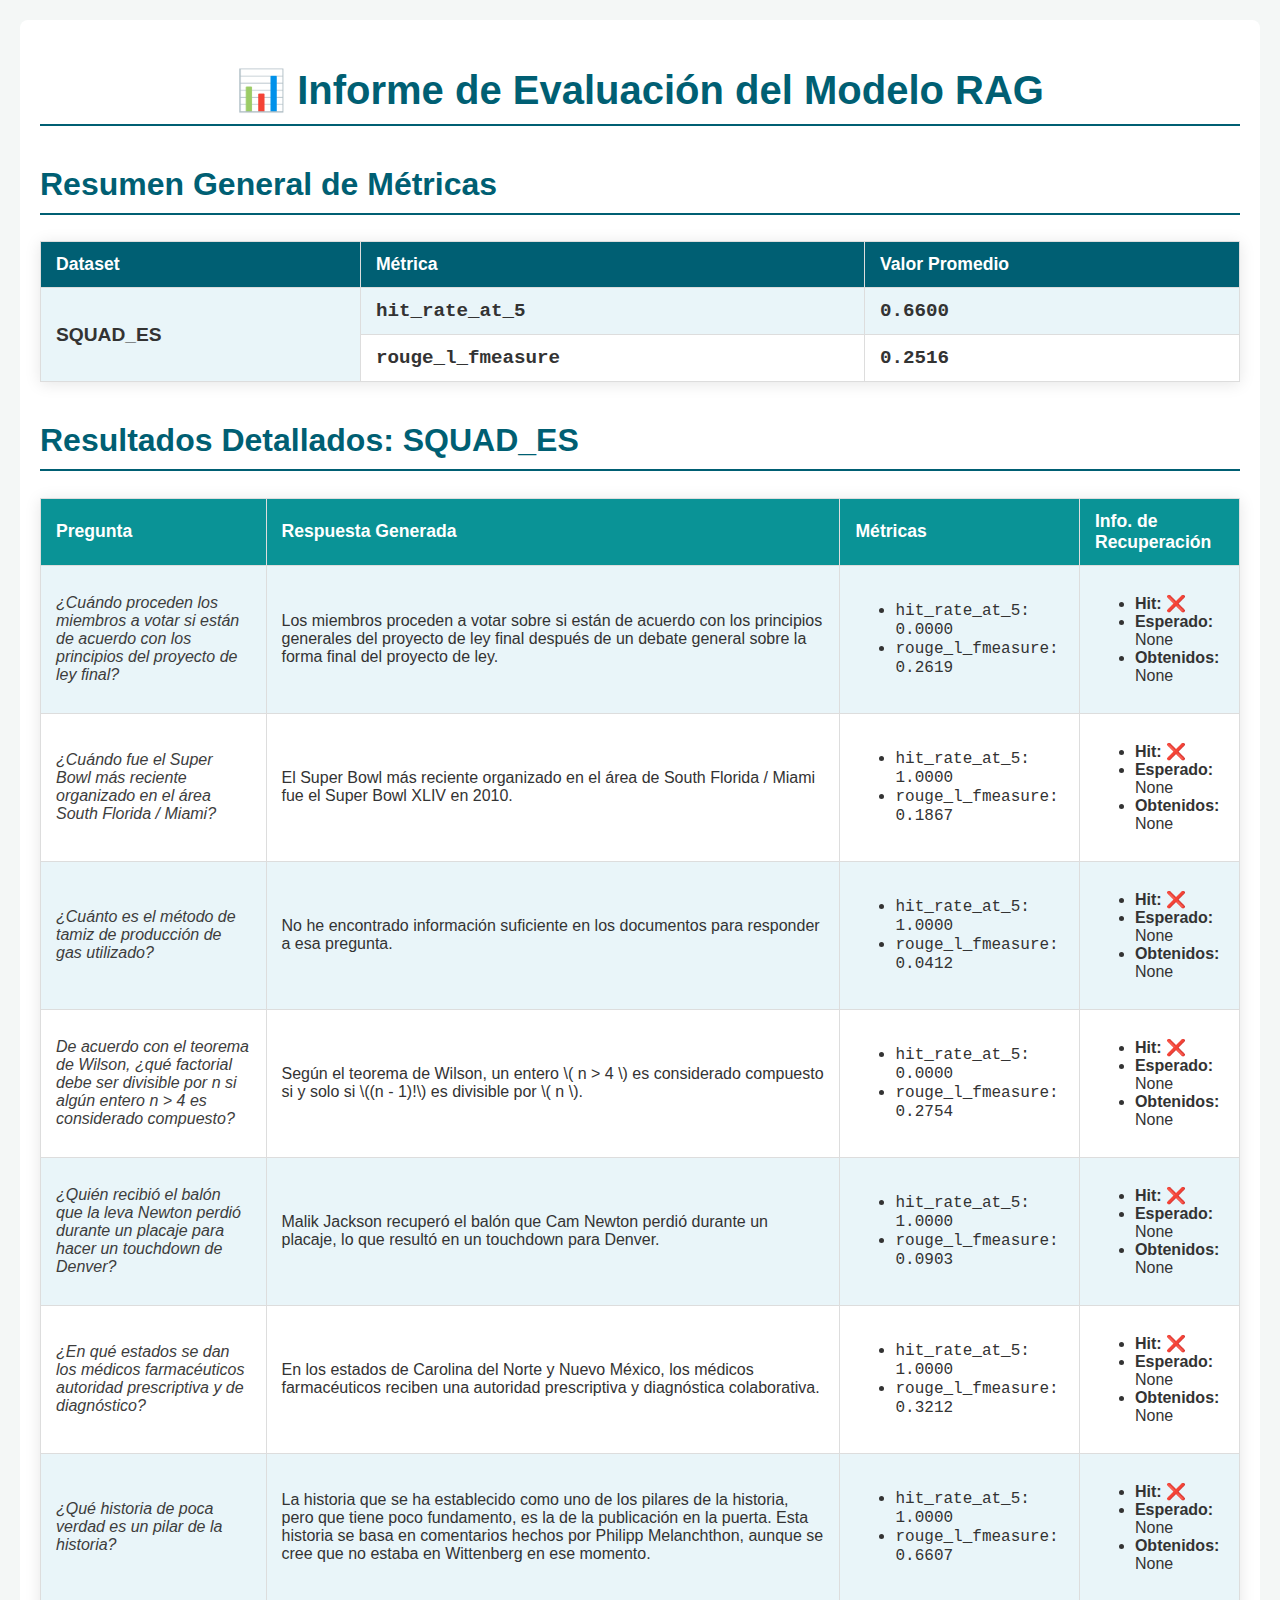
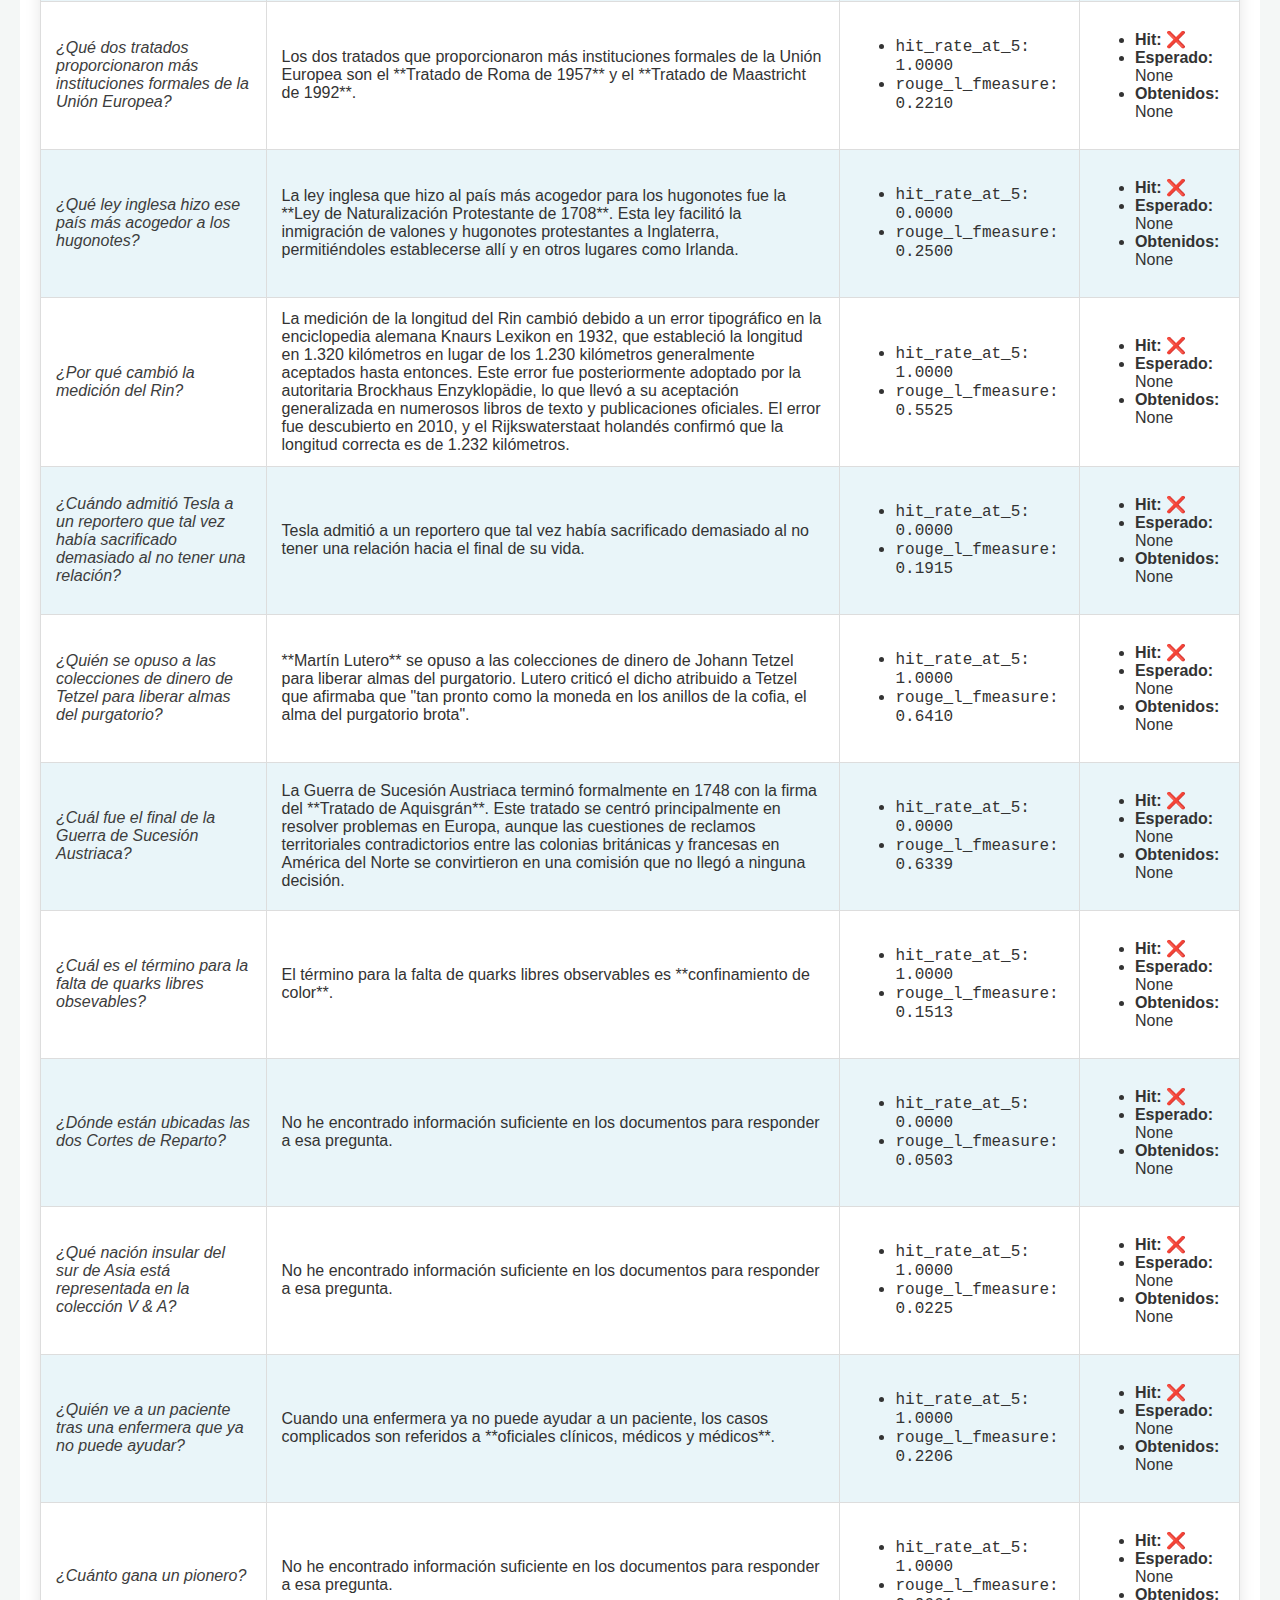
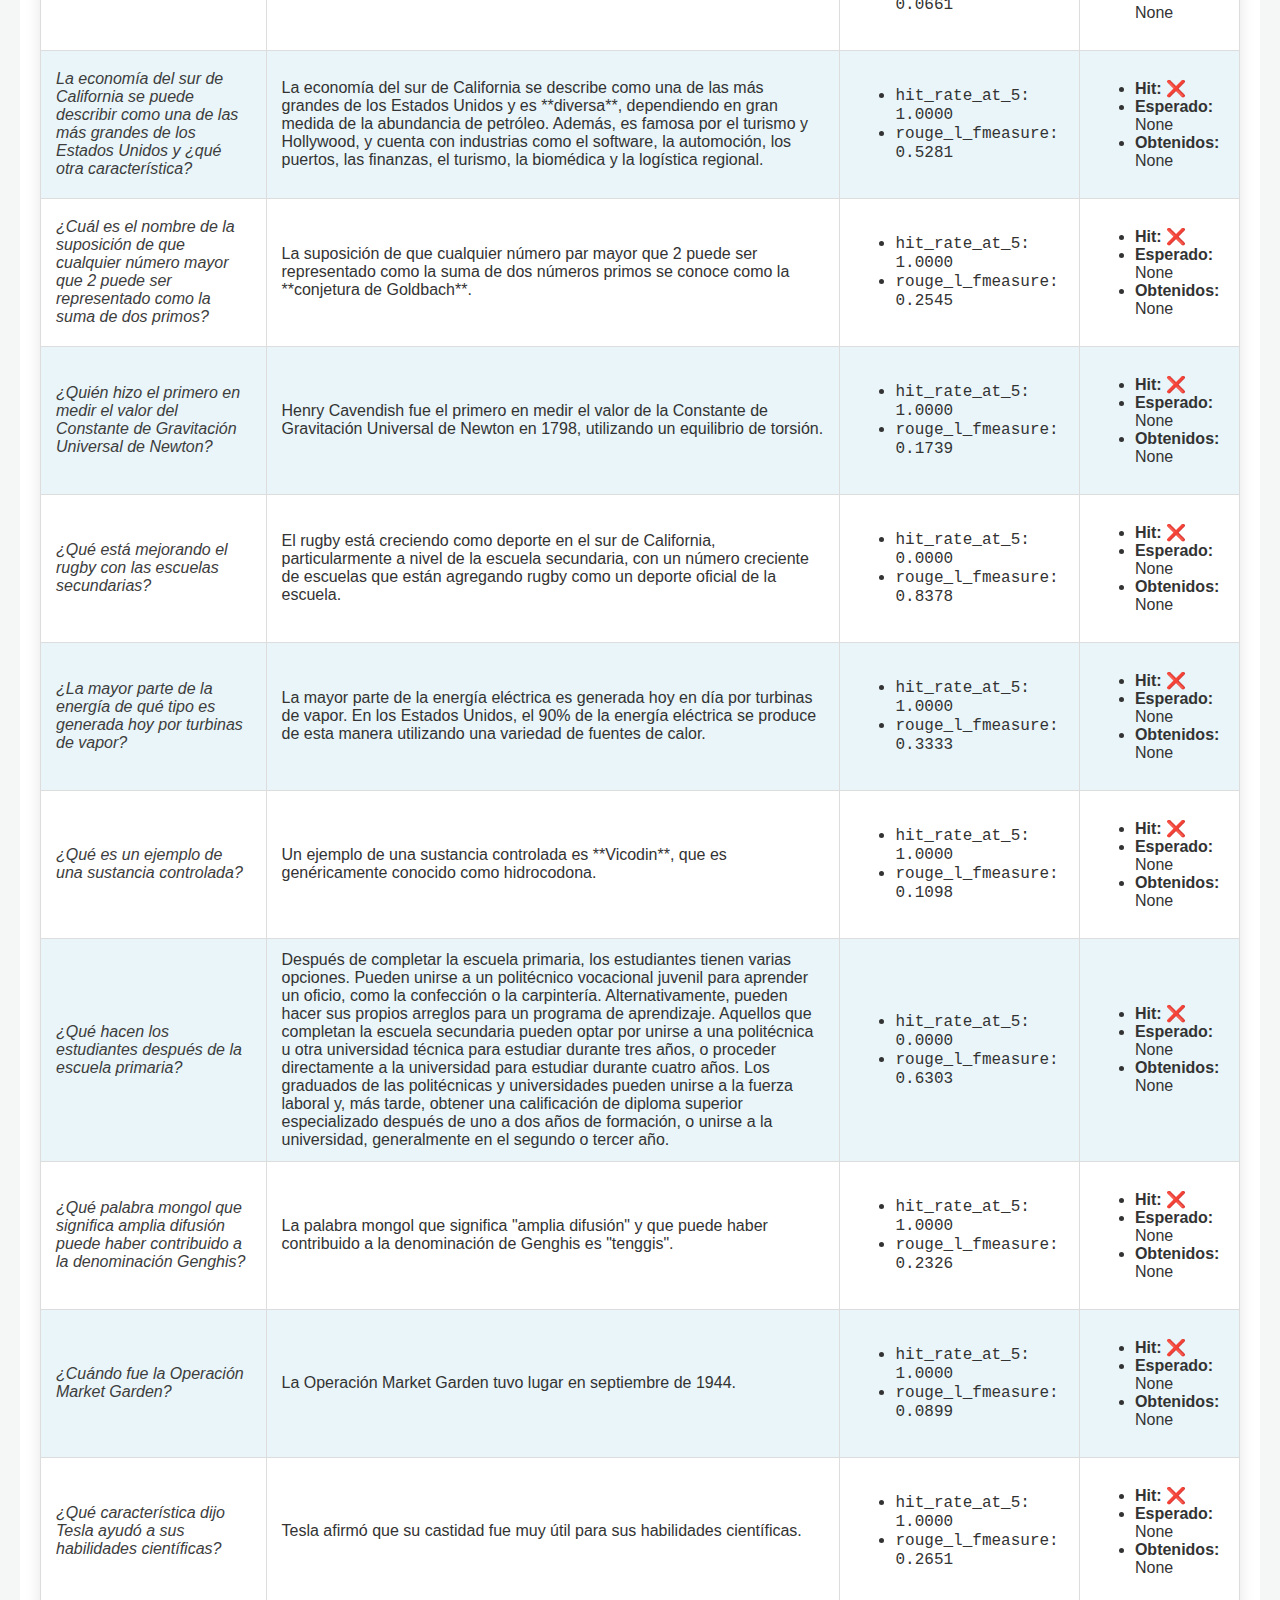
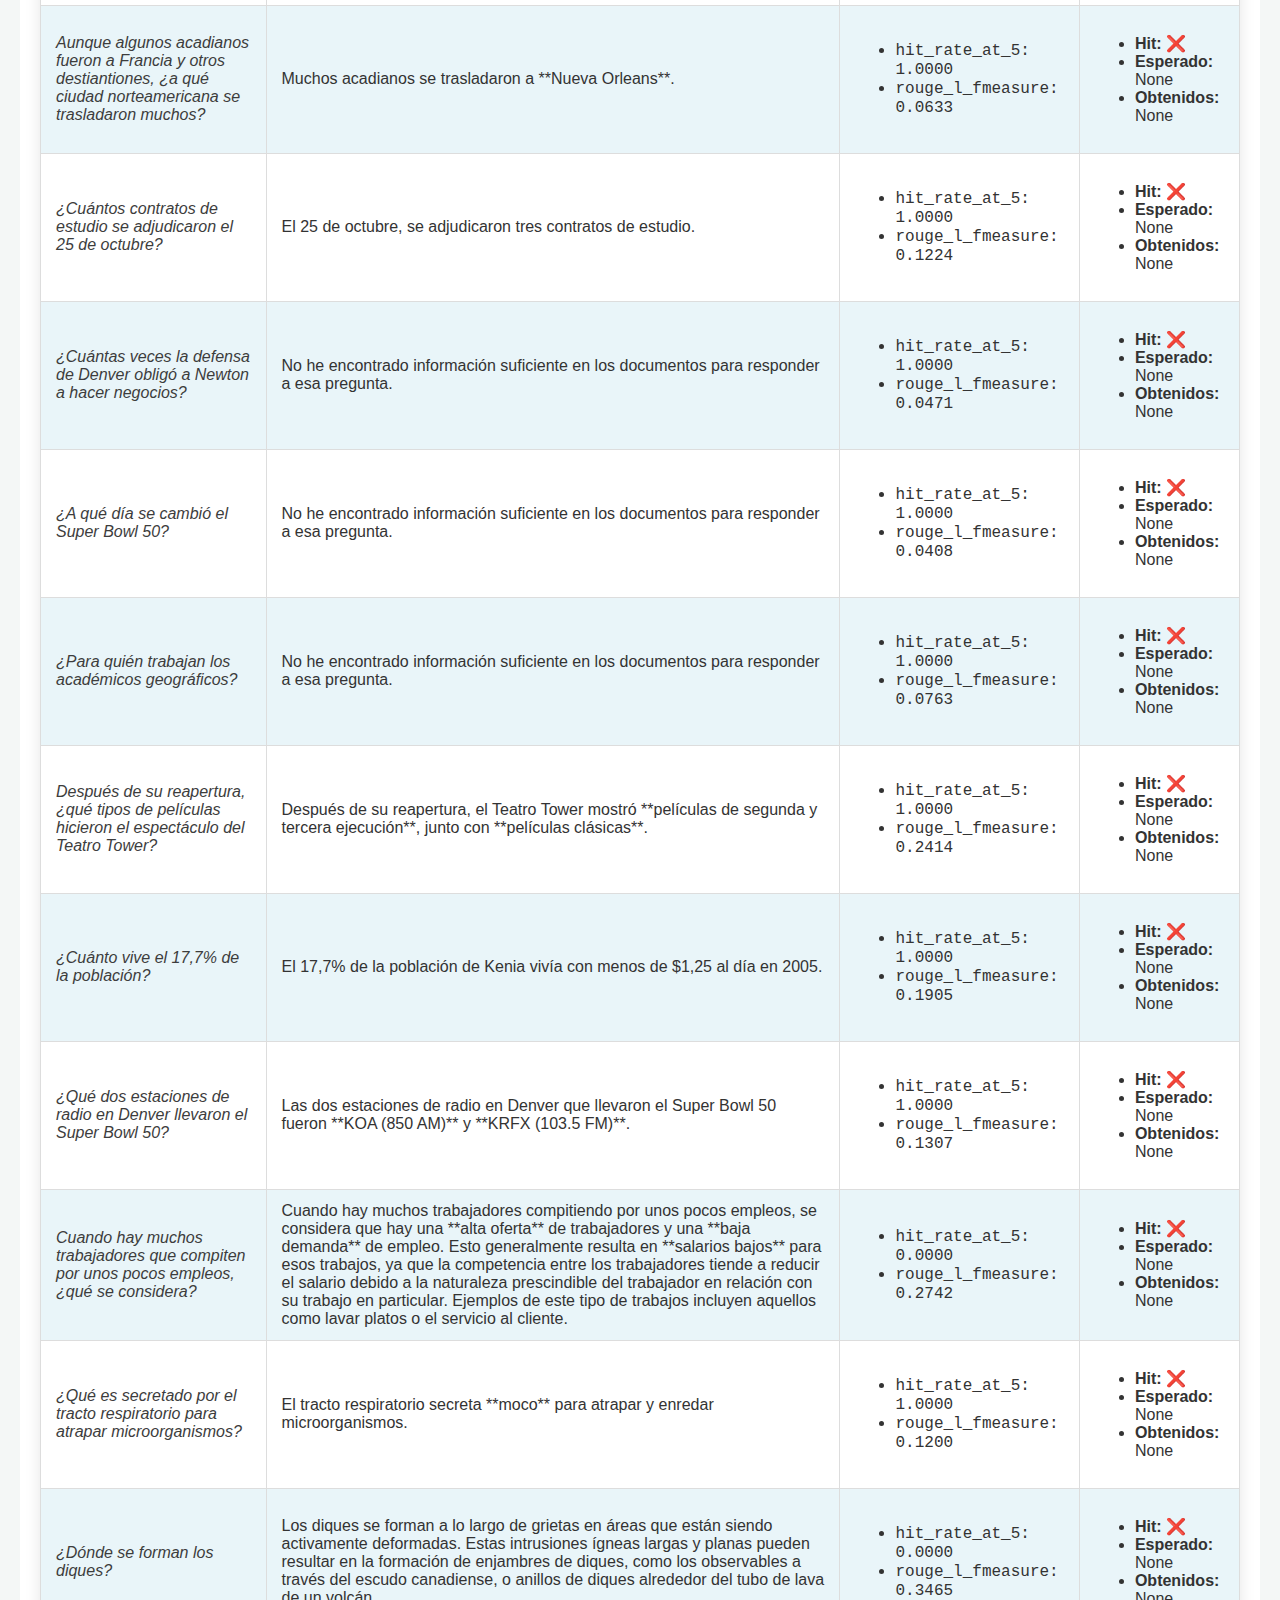
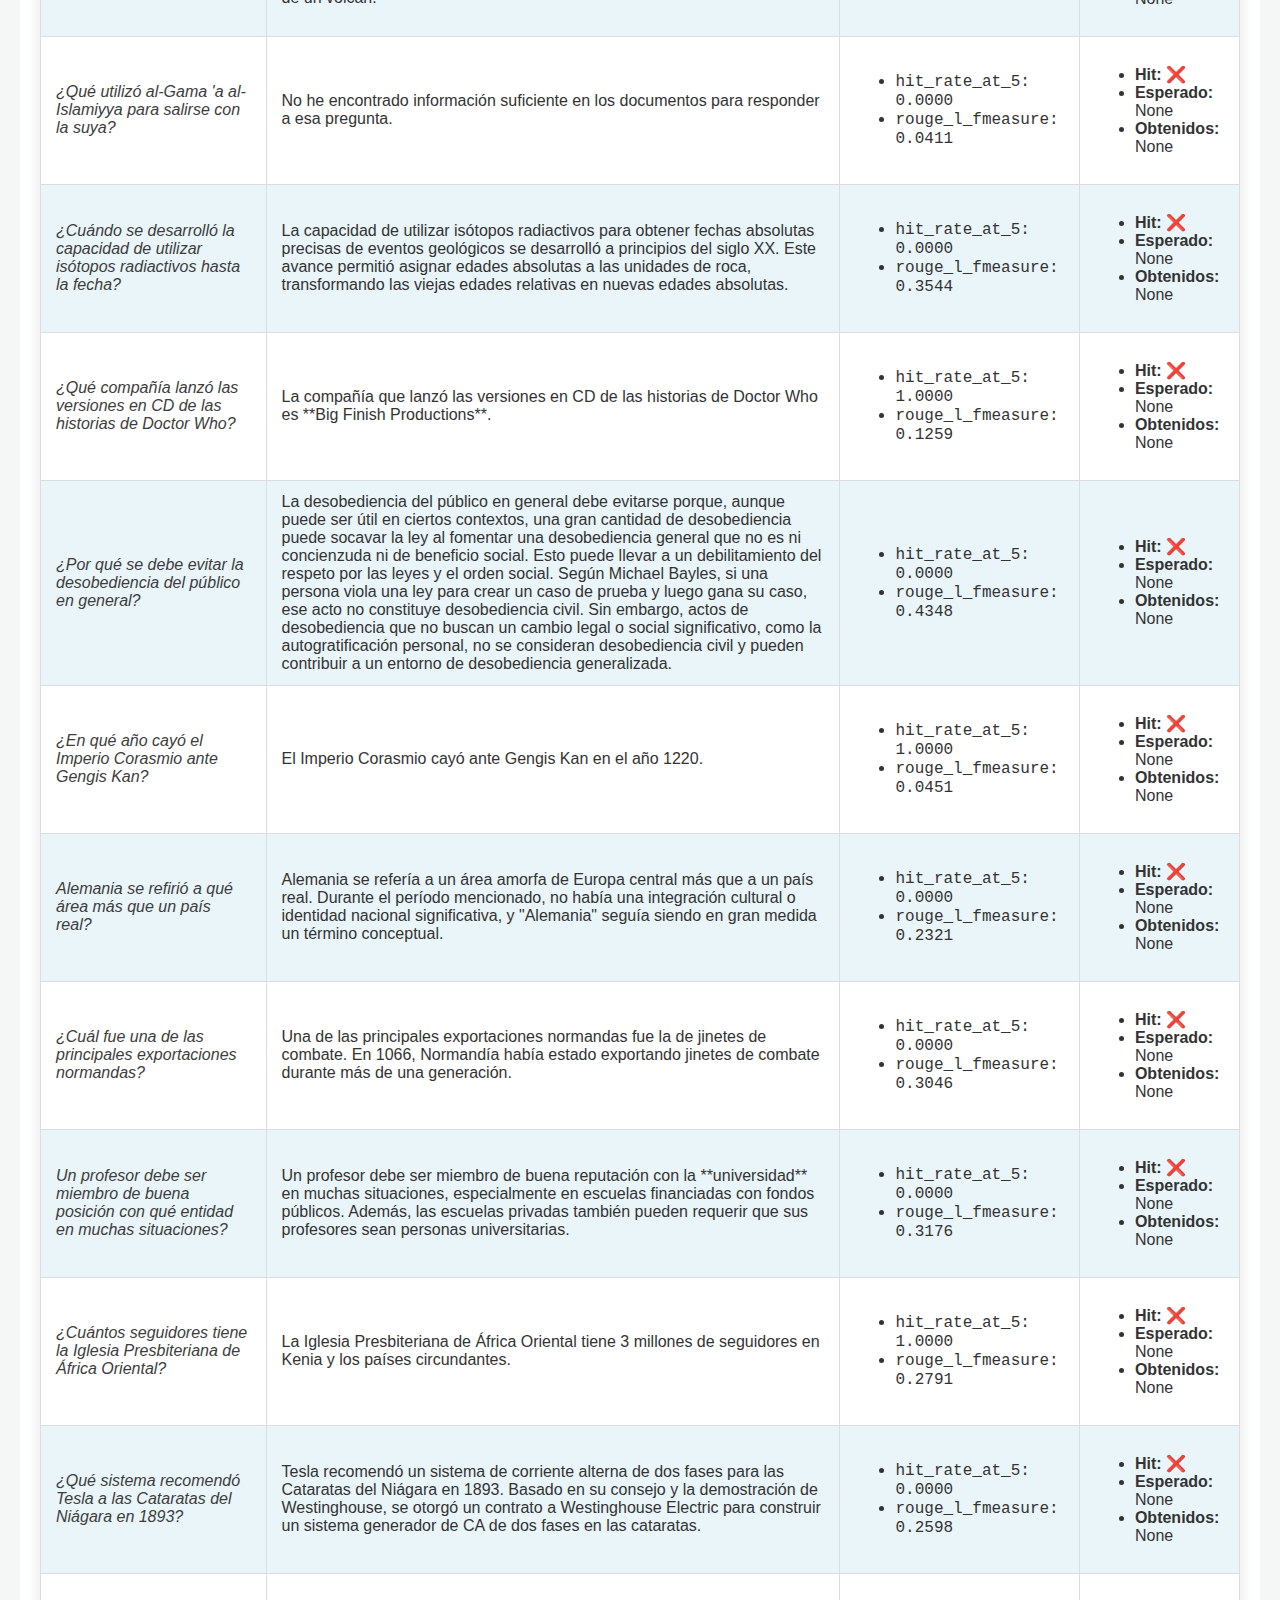
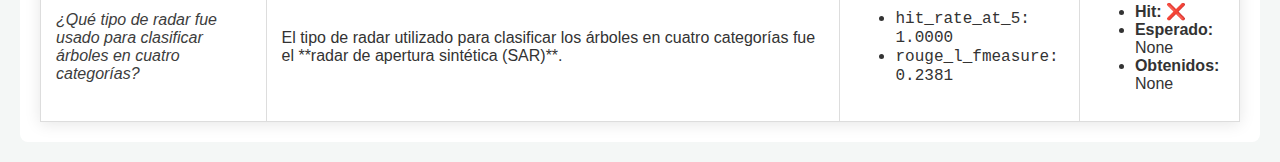
<file: evaluation/evaluation_report.html>
<!DOCTYPE html><html lang='es'><head><meta charset='UTF-8'><title>Informe de Evaluación RAG</title>
    <style>
        body { font-family: 'Segoe UI', Tahoma, Geneva, Verdana, sans-serif; margin: 0; padding: 20px; background-color: #f4f7f6; color: #333; }
        h1, h2, h3 { color: #005f73; border-bottom: 2px solid #005f73; padding-bottom: 10px; }
        h1 { font-size: 2.5em; text-align: center; }
        h2 { font-size: 2em; margin-top: 40px; }
        h3 { font-size: 1.5em; margin-top: 30px; color: #0a9396; border-bottom: none; }
        table { width: 100%; border-collapse: collapse; margin-top: 20px; box-shadow: 0 2px 15px rgba(0,0,0,0.1); }
        th, td { padding: 12px 15px; border: 1px solid #ddd; text-align: left; }
        th { background-color: #005f73; color: white; font-size: 1.1em; }
        tr:nth-child(even) { background-color: #e9f5f9; }
        tr:hover { background-color: #d4ebf2; }
        .container { max-width: 1200px; margin: auto; background: white; padding: 20px; border-radius: 8px; }
        .summary-table td { font-weight: bold; font-size: 1.2em; }
        .details-table th { background-color: #0a9396; }
        .metric { font-family: 'Courier New', Courier, monospace; }
        .error { color: #d00000; font-weight: bold; }
        .question { font-style: italic; color: #3d3d3d; }
    </style>
    </head><body><div class='container'><h1>📊 Informe de Evaluación del Modelo RAG</h1><h2>Resumen General de Métricas</h2><table class='summary-table'><tr><th>Dataset</th><th>Métrica</th><th>Valor Promedio</th></tr><tr><td rowspan='2'><b>SQUAD_ES</b></td><td class='metric'>hit_rate_at_5</td><td class='metric'>0.6600</td></tr><tr><td class='metric'>rouge_l_fmeasure</td><td class='metric'>0.2516</td></tr></table><h2>Resultados Detallados: SQUAD_ES</h2><table class='details-table'><tr><th>Pregunta</th><th>Respuesta Generada</th><th>Métricas</th><th>Info. de Recuperación</th></tr>
                <tr>
                    <td class='question'>¿Cuándo proceden los miembros a votar si están de acuerdo con los principios del proyecto de ley final?</td>
                    <td>Los miembros proceden a votar sobre si están de acuerdo con los principios generales del proyecto de ley final después de un debate general sobre la forma final del proyecto de ley.</td>
                    <td><ul><li><span class='metric'>hit_rate_at_5: 0.0000</span></li><li><span class='metric'>rouge_l_fmeasure: 0.2619</span></li></ul></td>
                    <td><ul><li><b>Hit:</b> ❌</li><li><b>Esperado:</b> None</li><li><b>Obtenidos:</b> None</li></ul></td>
                </tr>
                
                <tr>
                    <td class='question'>¿Cuándo fue el Super Bowl más reciente organizado en el área South Florida / Miami?</td>
                    <td>El Super Bowl más reciente organizado en el área de South Florida / Miami fue el Super Bowl XLIV en 2010.</td>
                    <td><ul><li><span class='metric'>hit_rate_at_5: 1.0000</span></li><li><span class='metric'>rouge_l_fmeasure: 0.1867</span></li></ul></td>
                    <td><ul><li><b>Hit:</b> ❌</li><li><b>Esperado:</b> None</li><li><b>Obtenidos:</b> None</li></ul></td>
                </tr>
                
                <tr>
                    <td class='question'>¿Cuánto es el método de tamiz de producción de gas utilizado?</td>
                    <td>No he encontrado información suficiente en los documentos para responder a esa pregunta.</td>
                    <td><ul><li><span class='metric'>hit_rate_at_5: 1.0000</span></li><li><span class='metric'>rouge_l_fmeasure: 0.0412</span></li></ul></td>
                    <td><ul><li><b>Hit:</b> ❌</li><li><b>Esperado:</b> None</li><li><b>Obtenidos:</b> None</li></ul></td>
                </tr>
                
                <tr>
                    <td class='question'>De acuerdo con el teorema de Wilson, ¿qué factorial debe ser divisible por n si algún entero n > 4 es considerado compuesto?</td>
                    <td>Según el teorema de Wilson, un entero \( n > 4 \) es considerado compuesto si y solo si \((n - 1)!\) es divisible por \( n \).</td>
                    <td><ul><li><span class='metric'>hit_rate_at_5: 0.0000</span></li><li><span class='metric'>rouge_l_fmeasure: 0.2754</span></li></ul></td>
                    <td><ul><li><b>Hit:</b> ❌</li><li><b>Esperado:</b> None</li><li><b>Obtenidos:</b> None</li></ul></td>
                </tr>
                
                <tr>
                    <td class='question'>¿Quién recibió el balón que la leva Newton perdió durante un placaje para hacer un touchdown de Denver?</td>
                    <td>Malik Jackson recuperó el balón que Cam Newton perdió durante un placaje, lo que resultó en un touchdown para Denver.</td>
                    <td><ul><li><span class='metric'>hit_rate_at_5: 1.0000</span></li><li><span class='metric'>rouge_l_fmeasure: 0.0903</span></li></ul></td>
                    <td><ul><li><b>Hit:</b> ❌</li><li><b>Esperado:</b> None</li><li><b>Obtenidos:</b> None</li></ul></td>
                </tr>
                
                <tr>
                    <td class='question'>¿En qué estados se dan los médicos farmacéuticos autoridad prescriptiva y de diagnóstico?</td>
                    <td>En los estados de Carolina del Norte y Nuevo México, los médicos farmacéuticos reciben una autoridad prescriptiva y diagnóstica colaborativa.</td>
                    <td><ul><li><span class='metric'>hit_rate_at_5: 1.0000</span></li><li><span class='metric'>rouge_l_fmeasure: 0.3212</span></li></ul></td>
                    <td><ul><li><b>Hit:</b> ❌</li><li><b>Esperado:</b> None</li><li><b>Obtenidos:</b> None</li></ul></td>
                </tr>
                
                <tr>
                    <td class='question'>¿Qué historia de poca verdad es un pilar de la historia?</td>
                    <td>La historia que se ha establecido como uno de los pilares de la historia, pero que tiene poco fundamento, es la de la publicación en la puerta. Esta historia se basa en comentarios hechos por Philipp Melanchthon, aunque se cree que no estaba en Wittenberg en ese momento.</td>
                    <td><ul><li><span class='metric'>hit_rate_at_5: 1.0000</span></li><li><span class='metric'>rouge_l_fmeasure: 0.6607</span></li></ul></td>
                    <td><ul><li><b>Hit:</b> ❌</li><li><b>Esperado:</b> None</li><li><b>Obtenidos:</b> None</li></ul></td>
                </tr>
                
                <tr>
                    <td class='question'>¿Qué dos tratados proporcionaron más instituciones formales de la Unión Europea?</td>
                    <td>Los dos tratados que proporcionaron más instituciones formales de la Unión Europea son el **Tratado de Roma de 1957** y el **Tratado de Maastricht de 1992**.</td>
                    <td><ul><li><span class='metric'>hit_rate_at_5: 1.0000</span></li><li><span class='metric'>rouge_l_fmeasure: 0.2210</span></li></ul></td>
                    <td><ul><li><b>Hit:</b> ❌</li><li><b>Esperado:</b> None</li><li><b>Obtenidos:</b> None</li></ul></td>
                </tr>
                
                <tr>
                    <td class='question'>¿Qué ley inglesa hizo ese país más acogedor a los hugonotes?</td>
                    <td>La ley inglesa que hizo al país más acogedor para los hugonotes fue la **Ley de Naturalización Protestante de 1708**. Esta ley facilitó la inmigración de valones y hugonotes protestantes a Inglaterra, permitiéndoles establecerse allí y en otros lugares como Irlanda.</td>
                    <td><ul><li><span class='metric'>hit_rate_at_5: 0.0000</span></li><li><span class='metric'>rouge_l_fmeasure: 0.2500</span></li></ul></td>
                    <td><ul><li><b>Hit:</b> ❌</li><li><b>Esperado:</b> None</li><li><b>Obtenidos:</b> None</li></ul></td>
                </tr>
                
                <tr>
                    <td class='question'>¿Por qué cambió la medición del Rin?</td>
                    <td>La medición de la longitud del Rin cambió debido a un error tipográfico en la enciclopedia alemana Knaurs Lexikon en 1932, que estableció la longitud en 1.320 kilómetros en lugar de los 1.230 kilómetros generalmente aceptados hasta entonces. Este error fue posteriormente adoptado por la autoritaria Brockhaus Enzyklopädie, lo que llevó a su aceptación generalizada en numerosos libros de texto y publicaciones oficiales. El error fue descubierto en 2010, y el Rijkswaterstaat holandés confirmó que la longitud correcta es de 1.232 kilómetros.</td>
                    <td><ul><li><span class='metric'>hit_rate_at_5: 1.0000</span></li><li><span class='metric'>rouge_l_fmeasure: 0.5525</span></li></ul></td>
                    <td><ul><li><b>Hit:</b> ❌</li><li><b>Esperado:</b> None</li><li><b>Obtenidos:</b> None</li></ul></td>
                </tr>
                
                <tr>
                    <td class='question'>¿Cuándo admitió Tesla a un reportero que tal vez había sacrificado demasiado al no tener una relación?</td>
                    <td>Tesla admitió a un reportero que tal vez había sacrificado demasiado al no tener una relación hacia el final de su vida.</td>
                    <td><ul><li><span class='metric'>hit_rate_at_5: 0.0000</span></li><li><span class='metric'>rouge_l_fmeasure: 0.1915</span></li></ul></td>
                    <td><ul><li><b>Hit:</b> ❌</li><li><b>Esperado:</b> None</li><li><b>Obtenidos:</b> None</li></ul></td>
                </tr>
                
                <tr>
                    <td class='question'>¿Quién se opuso a las colecciones de dinero de Tetzel para liberar almas del purgatorio?</td>
                    <td>**Martín Lutero** se opuso a las colecciones de dinero de Johann Tetzel para liberar almas del purgatorio. Lutero criticó el dicho atribuido a Tetzel que afirmaba que "tan pronto como la moneda en los anillos de la cofia, el alma del purgatorio brota".</td>
                    <td><ul><li><span class='metric'>hit_rate_at_5: 1.0000</span></li><li><span class='metric'>rouge_l_fmeasure: 0.6410</span></li></ul></td>
                    <td><ul><li><b>Hit:</b> ❌</li><li><b>Esperado:</b> None</li><li><b>Obtenidos:</b> None</li></ul></td>
                </tr>
                
                <tr>
                    <td class='question'>¿Cuál fue el final de la Guerra de Sucesión Austriaca?</td>
                    <td>La Guerra de Sucesión Austriaca terminó formalmente en 1748 con la firma del **Tratado de Aquisgrán**. Este tratado se centró principalmente en resolver problemas en Europa, aunque las cuestiones de reclamos territoriales contradictorios entre las colonias británicas y francesas en América del Norte se convirtieron en una comisión que no llegó a ninguna decisión.</td>
                    <td><ul><li><span class='metric'>hit_rate_at_5: 0.0000</span></li><li><span class='metric'>rouge_l_fmeasure: 0.6339</span></li></ul></td>
                    <td><ul><li><b>Hit:</b> ❌</li><li><b>Esperado:</b> None</li><li><b>Obtenidos:</b> None</li></ul></td>
                </tr>
                
                <tr>
                    <td class='question'>¿Cuál es el término para la falta de quarks libres obsevables?</td>
                    <td>El término para la falta de quarks libres observables es **confinamiento de color**.</td>
                    <td><ul><li><span class='metric'>hit_rate_at_5: 1.0000</span></li><li><span class='metric'>rouge_l_fmeasure: 0.1513</span></li></ul></td>
                    <td><ul><li><b>Hit:</b> ❌</li><li><b>Esperado:</b> None</li><li><b>Obtenidos:</b> None</li></ul></td>
                </tr>
                
                <tr>
                    <td class='question'>¿Dónde están ubicadas las dos Cortes de Reparto?</td>
                    <td>No he encontrado información suficiente en los documentos para responder a esa pregunta.</td>
                    <td><ul><li><span class='metric'>hit_rate_at_5: 0.0000</span></li><li><span class='metric'>rouge_l_fmeasure: 0.0503</span></li></ul></td>
                    <td><ul><li><b>Hit:</b> ❌</li><li><b>Esperado:</b> None</li><li><b>Obtenidos:</b> None</li></ul></td>
                </tr>
                
                <tr>
                    <td class='question'>¿Qué nación insular del sur de Asia está representada en la colección V & A?</td>
                    <td>No he encontrado información suficiente en los documentos para responder a esa pregunta.</td>
                    <td><ul><li><span class='metric'>hit_rate_at_5: 1.0000</span></li><li><span class='metric'>rouge_l_fmeasure: 0.0225</span></li></ul></td>
                    <td><ul><li><b>Hit:</b> ❌</li><li><b>Esperado:</b> None</li><li><b>Obtenidos:</b> None</li></ul></td>
                </tr>
                
                <tr>
                    <td class='question'>¿Quién ve a un paciente tras una enfermera que ya no puede ayudar?</td>
                    <td>Cuando una enfermera ya no puede ayudar a un paciente, los casos complicados son referidos a **oficiales clínicos, médicos y médicos**.</td>
                    <td><ul><li><span class='metric'>hit_rate_at_5: 1.0000</span></li><li><span class='metric'>rouge_l_fmeasure: 0.2206</span></li></ul></td>
                    <td><ul><li><b>Hit:</b> ❌</li><li><b>Esperado:</b> None</li><li><b>Obtenidos:</b> None</li></ul></td>
                </tr>
                
                <tr>
                    <td class='question'>¿Cuánto gana un pionero?</td>
                    <td>No he encontrado información suficiente en los documentos para responder a esa pregunta.</td>
                    <td><ul><li><span class='metric'>hit_rate_at_5: 1.0000</span></li><li><span class='metric'>rouge_l_fmeasure: 0.0661</span></li></ul></td>
                    <td><ul><li><b>Hit:</b> ❌</li><li><b>Esperado:</b> None</li><li><b>Obtenidos:</b> None</li></ul></td>
                </tr>
                
                <tr>
                    <td class='question'>La economía del sur de California se puede describir como una de las más grandes de los Estados Unidos y ¿qué otra característica?</td>
                    <td>La economía del sur de California se describe como una de las más grandes de los Estados Unidos y es **diversa**, dependiendo en gran medida de la abundancia de petróleo. Además, es famosa por el turismo y Hollywood, y cuenta con industrias como el software, la automoción, los puertos, las finanzas, el turismo, la biomédica y la logística regional.</td>
                    <td><ul><li><span class='metric'>hit_rate_at_5: 1.0000</span></li><li><span class='metric'>rouge_l_fmeasure: 0.5281</span></li></ul></td>
                    <td><ul><li><b>Hit:</b> ❌</li><li><b>Esperado:</b> None</li><li><b>Obtenidos:</b> None</li></ul></td>
                </tr>
                
                <tr>
                    <td class='question'>¿Cuál es el nombre de la suposición de que cualquier número mayor que 2 puede ser representado como la suma de dos primos?</td>
                    <td>La suposición de que cualquier número par mayor que 2 puede ser representado como la suma de dos números primos se conoce como la **conjetura de Goldbach**.</td>
                    <td><ul><li><span class='metric'>hit_rate_at_5: 1.0000</span></li><li><span class='metric'>rouge_l_fmeasure: 0.2545</span></li></ul></td>
                    <td><ul><li><b>Hit:</b> ❌</li><li><b>Esperado:</b> None</li><li><b>Obtenidos:</b> None</li></ul></td>
                </tr>
                
                <tr>
                    <td class='question'>¿Quién hizo el primero en medir el valor del Constante de Gravitación Universal de Newton?</td>
                    <td>Henry Cavendish fue el primero en medir el valor de la Constante de Gravitación Universal de Newton en 1798, utilizando un equilibrio de torsión.</td>
                    <td><ul><li><span class='metric'>hit_rate_at_5: 1.0000</span></li><li><span class='metric'>rouge_l_fmeasure: 0.1739</span></li></ul></td>
                    <td><ul><li><b>Hit:</b> ❌</li><li><b>Esperado:</b> None</li><li><b>Obtenidos:</b> None</li></ul></td>
                </tr>
                
                <tr>
                    <td class='question'>¿Qué está mejorando el rugby con las escuelas secundarias?</td>
                    <td>El rugby está creciendo como deporte en el sur de California, particularmente a nivel de la escuela secundaria, con un número creciente de escuelas que están agregando rugby como un deporte oficial de la escuela.</td>
                    <td><ul><li><span class='metric'>hit_rate_at_5: 0.0000</span></li><li><span class='metric'>rouge_l_fmeasure: 0.8378</span></li></ul></td>
                    <td><ul><li><b>Hit:</b> ❌</li><li><b>Esperado:</b> None</li><li><b>Obtenidos:</b> None</li></ul></td>
                </tr>
                
                <tr>
                    <td class='question'>¿La mayor parte de la energía de qué tipo es generada hoy por turbinas de vapor?</td>
                    <td>La mayor parte de la energía eléctrica es generada hoy en día por turbinas de vapor. En los Estados Unidos, el 90% de la energía eléctrica se produce de esta manera utilizando una variedad de fuentes de calor.</td>
                    <td><ul><li><span class='metric'>hit_rate_at_5: 1.0000</span></li><li><span class='metric'>rouge_l_fmeasure: 0.3333</span></li></ul></td>
                    <td><ul><li><b>Hit:</b> ❌</li><li><b>Esperado:</b> None</li><li><b>Obtenidos:</b> None</li></ul></td>
                </tr>
                
                <tr>
                    <td class='question'>¿Qué es un ejemplo de una sustancia controlada?</td>
                    <td>Un ejemplo de una sustancia controlada es **Vicodin**, que es genéricamente conocido como hidrocodona.</td>
                    <td><ul><li><span class='metric'>hit_rate_at_5: 1.0000</span></li><li><span class='metric'>rouge_l_fmeasure: 0.1098</span></li></ul></td>
                    <td><ul><li><b>Hit:</b> ❌</li><li><b>Esperado:</b> None</li><li><b>Obtenidos:</b> None</li></ul></td>
                </tr>
                
                <tr>
                    <td class='question'>¿Qué hacen los estudiantes después de la escuela primaria?</td>
                    <td>Después de completar la escuela primaria, los estudiantes tienen varias opciones. Pueden unirse a un politécnico vocacional juvenil para aprender un oficio, como la confección o la carpintería. Alternativamente, pueden hacer sus propios arreglos para un programa de aprendizaje. Aquellos que completan la escuela secundaria pueden optar por unirse a una politécnica u otra universidad técnica para estudiar durante tres años, o proceder directamente a la universidad para estudiar durante cuatro años. Los graduados de las politécnicas y universidades pueden unirse a la fuerza laboral y, más tarde, obtener una calificación de diploma superior especializado después de uno a dos años de formación, o unirse a la universidad, generalmente en el segundo o tercer año.</td>
                    <td><ul><li><span class='metric'>hit_rate_at_5: 0.0000</span></li><li><span class='metric'>rouge_l_fmeasure: 0.6303</span></li></ul></td>
                    <td><ul><li><b>Hit:</b> ❌</li><li><b>Esperado:</b> None</li><li><b>Obtenidos:</b> None</li></ul></td>
                </tr>
                
                <tr>
                    <td class='question'>¿Qué palabra mongol que significa amplia difusión puede haber contribuido a la denominación Genghis?</td>
                    <td>La palabra mongol que significa "amplia difusión" y que puede haber contribuido a la denominación de Genghis es "tenggis".</td>
                    <td><ul><li><span class='metric'>hit_rate_at_5: 1.0000</span></li><li><span class='metric'>rouge_l_fmeasure: 0.2326</span></li></ul></td>
                    <td><ul><li><b>Hit:</b> ❌</li><li><b>Esperado:</b> None</li><li><b>Obtenidos:</b> None</li></ul></td>
                </tr>
                
                <tr>
                    <td class='question'>¿Cuándo fue la Operación Market Garden?</td>
                    <td>La Operación Market Garden tuvo lugar en septiembre de 1944.</td>
                    <td><ul><li><span class='metric'>hit_rate_at_5: 1.0000</span></li><li><span class='metric'>rouge_l_fmeasure: 0.0899</span></li></ul></td>
                    <td><ul><li><b>Hit:</b> ❌</li><li><b>Esperado:</b> None</li><li><b>Obtenidos:</b> None</li></ul></td>
                </tr>
                
                <tr>
                    <td class='question'>¿Qué característica dijo Tesla ayudó a sus habilidades científicas?</td>
                    <td>Tesla afirmó que su castidad fue muy útil para sus habilidades científicas.</td>
                    <td><ul><li><span class='metric'>hit_rate_at_5: 1.0000</span></li><li><span class='metric'>rouge_l_fmeasure: 0.2651</span></li></ul></td>
                    <td><ul><li><b>Hit:</b> ❌</li><li><b>Esperado:</b> None</li><li><b>Obtenidos:</b> None</li></ul></td>
                </tr>
                
                <tr>
                    <td class='question'>Aunque algunos acadianos fueron a Francia y otros destiantiones, ¿a qué ciudad norteamericana se trasladaron muchos?</td>
                    <td>Muchos acadianos se trasladaron a **Nueva Orleans**.</td>
                    <td><ul><li><span class='metric'>hit_rate_at_5: 1.0000</span></li><li><span class='metric'>rouge_l_fmeasure: 0.0633</span></li></ul></td>
                    <td><ul><li><b>Hit:</b> ❌</li><li><b>Esperado:</b> None</li><li><b>Obtenidos:</b> None</li></ul></td>
                </tr>
                
                <tr>
                    <td class='question'>¿Cuántos contratos de estudio se adjudicaron el 25 de octubre?</td>
                    <td>El 25 de octubre, se adjudicaron tres contratos de estudio.</td>
                    <td><ul><li><span class='metric'>hit_rate_at_5: 1.0000</span></li><li><span class='metric'>rouge_l_fmeasure: 0.1224</span></li></ul></td>
                    <td><ul><li><b>Hit:</b> ❌</li><li><b>Esperado:</b> None</li><li><b>Obtenidos:</b> None</li></ul></td>
                </tr>
                
                <tr>
                    <td class='question'>¿Cuántas veces la defensa de Denver obligó a Newton a hacer negocios?</td>
                    <td>No he encontrado información suficiente en los documentos para responder a esa pregunta.</td>
                    <td><ul><li><span class='metric'>hit_rate_at_5: 1.0000</span></li><li><span class='metric'>rouge_l_fmeasure: 0.0471</span></li></ul></td>
                    <td><ul><li><b>Hit:</b> ❌</li><li><b>Esperado:</b> None</li><li><b>Obtenidos:</b> None</li></ul></td>
                </tr>
                
                <tr>
                    <td class='question'>¿A qué día se cambió el Super Bowl 50?</td>
                    <td>No he encontrado información suficiente en los documentos para responder a esa pregunta.</td>
                    <td><ul><li><span class='metric'>hit_rate_at_5: 1.0000</span></li><li><span class='metric'>rouge_l_fmeasure: 0.0408</span></li></ul></td>
                    <td><ul><li><b>Hit:</b> ❌</li><li><b>Esperado:</b> None</li><li><b>Obtenidos:</b> None</li></ul></td>
                </tr>
                
                <tr>
                    <td class='question'>¿Para quién trabajan los académicos geográficos?</td>
                    <td>No he encontrado información suficiente en los documentos para responder a esa pregunta.</td>
                    <td><ul><li><span class='metric'>hit_rate_at_5: 1.0000</span></li><li><span class='metric'>rouge_l_fmeasure: 0.0763</span></li></ul></td>
                    <td><ul><li><b>Hit:</b> ❌</li><li><b>Esperado:</b> None</li><li><b>Obtenidos:</b> None</li></ul></td>
                </tr>
                
                <tr>
                    <td class='question'>Después de su reapertura, ¿qué tipos de películas hicieron el espectáculo del Teatro Tower?</td>
                    <td>Después de su reapertura, el Teatro Tower mostró **películas de segunda y tercera ejecución**, junto con **películas clásicas**.</td>
                    <td><ul><li><span class='metric'>hit_rate_at_5: 1.0000</span></li><li><span class='metric'>rouge_l_fmeasure: 0.2414</span></li></ul></td>
                    <td><ul><li><b>Hit:</b> ❌</li><li><b>Esperado:</b> None</li><li><b>Obtenidos:</b> None</li></ul></td>
                </tr>
                
                <tr>
                    <td class='question'>¿Cuánto vive el 17,7% de la población?</td>
                    <td>El 17,7% de la población de Kenia vivía con menos de $1,25 al día en 2005.</td>
                    <td><ul><li><span class='metric'>hit_rate_at_5: 1.0000</span></li><li><span class='metric'>rouge_l_fmeasure: 0.1905</span></li></ul></td>
                    <td><ul><li><b>Hit:</b> ❌</li><li><b>Esperado:</b> None</li><li><b>Obtenidos:</b> None</li></ul></td>
                </tr>
                
                <tr>
                    <td class='question'>¿Qué dos estaciones de radio en Denver llevaron el Super Bowl 50?</td>
                    <td>Las dos estaciones de radio en Denver que llevaron el Super Bowl 50 fueron **KOA (850 AM)** y **KRFX (103.5 FM)**.</td>
                    <td><ul><li><span class='metric'>hit_rate_at_5: 1.0000</span></li><li><span class='metric'>rouge_l_fmeasure: 0.1307</span></li></ul></td>
                    <td><ul><li><b>Hit:</b> ❌</li><li><b>Esperado:</b> None</li><li><b>Obtenidos:</b> None</li></ul></td>
                </tr>
                
                <tr>
                    <td class='question'>Cuando hay muchos trabajadores que compiten por unos pocos empleos, ¿qué se considera?</td>
                    <td>Cuando hay muchos trabajadores compitiendo por unos pocos empleos, se considera que hay una **alta oferta** de trabajadores y una **baja demanda** de empleo. Esto generalmente resulta en **salarios bajos** para esos trabajos, ya que la competencia entre los trabajadores tiende a reducir el salario debido a la naturaleza prescindible del trabajador en relación con su trabajo en particular. Ejemplos de este tipo de trabajos incluyen aquellos como lavar platos o el servicio al cliente.</td>
                    <td><ul><li><span class='metric'>hit_rate_at_5: 0.0000</span></li><li><span class='metric'>rouge_l_fmeasure: 0.2742</span></li></ul></td>
                    <td><ul><li><b>Hit:</b> ❌</li><li><b>Esperado:</b> None</li><li><b>Obtenidos:</b> None</li></ul></td>
                </tr>
                
                <tr>
                    <td class='question'>¿Qué es secretado por el tracto respiratorio para atrapar microorganismos?</td>
                    <td>El tracto respiratorio secreta **moco** para atrapar y enredar microorganismos.</td>
                    <td><ul><li><span class='metric'>hit_rate_at_5: 1.0000</span></li><li><span class='metric'>rouge_l_fmeasure: 0.1200</span></li></ul></td>
                    <td><ul><li><b>Hit:</b> ❌</li><li><b>Esperado:</b> None</li><li><b>Obtenidos:</b> None</li></ul></td>
                </tr>
                
                <tr>
                    <td class='question'>¿Dónde se forman los diques?</td>
                    <td>Los diques se forman a lo largo de grietas en áreas que están siendo activamente deformadas. Estas intrusiones ígneas largas y planas pueden resultar en la formación de enjambres de diques, como los observables a través del escudo canadiense, o anillos de diques alrededor del tubo de lava de un volcán.</td>
                    <td><ul><li><span class='metric'>hit_rate_at_5: 0.0000</span></li><li><span class='metric'>rouge_l_fmeasure: 0.3465</span></li></ul></td>
                    <td><ul><li><b>Hit:</b> ❌</li><li><b>Esperado:</b> None</li><li><b>Obtenidos:</b> None</li></ul></td>
                </tr>
                
                <tr>
                    <td class='question'>¿Qué utilizó al-Gama 'a al-Islamiyya para salirse con la suya?</td>
                    <td>No he encontrado información suficiente en los documentos para responder a esa pregunta.</td>
                    <td><ul><li><span class='metric'>hit_rate_at_5: 0.0000</span></li><li><span class='metric'>rouge_l_fmeasure: 0.0411</span></li></ul></td>
                    <td><ul><li><b>Hit:</b> ❌</li><li><b>Esperado:</b> None</li><li><b>Obtenidos:</b> None</li></ul></td>
                </tr>
                
                <tr>
                    <td class='question'>¿Cuándo se desarrolló la capacidad de utilizar isótopos radiactivos hasta la fecha?</td>
                    <td>La capacidad de utilizar isótopos radiactivos para obtener fechas absolutas precisas de eventos geológicos se desarrolló a principios del siglo XX. Este avance permitió asignar edades absolutas a las unidades de roca, transformando las viejas edades relativas en nuevas edades absolutas.</td>
                    <td><ul><li><span class='metric'>hit_rate_at_5: 0.0000</span></li><li><span class='metric'>rouge_l_fmeasure: 0.3544</span></li></ul></td>
                    <td><ul><li><b>Hit:</b> ❌</li><li><b>Esperado:</b> None</li><li><b>Obtenidos:</b> None</li></ul></td>
                </tr>
                
                <tr>
                    <td class='question'>¿Qué compañía lanzó las versiones en CD de las historias de Doctor Who?</td>
                    <td>La compañía que lanzó las versiones en CD de las historias de Doctor Who es **Big Finish Productions**.</td>
                    <td><ul><li><span class='metric'>hit_rate_at_5: 1.0000</span></li><li><span class='metric'>rouge_l_fmeasure: 0.1259</span></li></ul></td>
                    <td><ul><li><b>Hit:</b> ❌</li><li><b>Esperado:</b> None</li><li><b>Obtenidos:</b> None</li></ul></td>
                </tr>
                
                <tr>
                    <td class='question'>¿Por qué se debe evitar la desobediencia del público en general?</td>
                    <td>La desobediencia del público en general debe evitarse porque, aunque puede ser útil en ciertos contextos, una gran cantidad de desobediencia puede socavar la ley al fomentar una desobediencia general que no es ni concienzuda ni de beneficio social. Esto puede llevar a un debilitamiento del respeto por las leyes y el orden social. Según Michael Bayles, si una persona viola una ley para crear un caso de prueba y luego gana su caso, ese acto no constituye desobediencia civil. Sin embargo, actos de desobediencia que no buscan un cambio legal o social significativo, como la autogratificación personal, no se consideran desobediencia civil y pueden contribuir a un entorno de desobediencia generalizada.</td>
                    <td><ul><li><span class='metric'>hit_rate_at_5: 0.0000</span></li><li><span class='metric'>rouge_l_fmeasure: 0.4348</span></li></ul></td>
                    <td><ul><li><b>Hit:</b> ❌</li><li><b>Esperado:</b> None</li><li><b>Obtenidos:</b> None</li></ul></td>
                </tr>
                
                <tr>
                    <td class='question'>¿En qué año cayó el Imperio Corasmio ante Gengis Kan?</td>
                    <td>El Imperio Corasmio cayó ante Gengis Kan en el año 1220.</td>
                    <td><ul><li><span class='metric'>hit_rate_at_5: 1.0000</span></li><li><span class='metric'>rouge_l_fmeasure: 0.0451</span></li></ul></td>
                    <td><ul><li><b>Hit:</b> ❌</li><li><b>Esperado:</b> None</li><li><b>Obtenidos:</b> None</li></ul></td>
                </tr>
                
                <tr>
                    <td class='question'>Alemania se refirió a qué área más que un país real?</td>
                    <td>Alemania se refería a un área amorfa de Europa central más que a un país real. Durante el período mencionado, no había una integración cultural o identidad nacional significativa, y "Alemania" seguía siendo en gran medida un término conceptual.</td>
                    <td><ul><li><span class='metric'>hit_rate_at_5: 0.0000</span></li><li><span class='metric'>rouge_l_fmeasure: 0.2321</span></li></ul></td>
                    <td><ul><li><b>Hit:</b> ❌</li><li><b>Esperado:</b> None</li><li><b>Obtenidos:</b> None</li></ul></td>
                </tr>
                
                <tr>
                    <td class='question'>¿Cuál fue una de las principales exportaciones normandas?</td>
                    <td>Una de las principales exportaciones normandas fue la de jinetes de combate. En 1066, Normandía había estado exportando jinetes de combate durante más de una generación.</td>
                    <td><ul><li><span class='metric'>hit_rate_at_5: 0.0000</span></li><li><span class='metric'>rouge_l_fmeasure: 0.3046</span></li></ul></td>
                    <td><ul><li><b>Hit:</b> ❌</li><li><b>Esperado:</b> None</li><li><b>Obtenidos:</b> None</li></ul></td>
                </tr>
                
                <tr>
                    <td class='question'>Un profesor debe ser miembro de buena posición con qué entidad en muchas situaciones?</td>
                    <td>Un profesor debe ser miembro de buena reputación con la **universidad** en muchas situaciones, especialmente en escuelas financiadas con fondos públicos. Además, las escuelas privadas también pueden requerir que sus profesores sean personas universitarias.</td>
                    <td><ul><li><span class='metric'>hit_rate_at_5: 0.0000</span></li><li><span class='metric'>rouge_l_fmeasure: 0.3176</span></li></ul></td>
                    <td><ul><li><b>Hit:</b> ❌</li><li><b>Esperado:</b> None</li><li><b>Obtenidos:</b> None</li></ul></td>
                </tr>
                
                <tr>
                    <td class='question'>¿Cuántos seguidores tiene la Iglesia Presbiteriana de África Oriental?</td>
                    <td>La Iglesia Presbiteriana de África Oriental tiene 3 millones de seguidores en Kenia y los países circundantes.</td>
                    <td><ul><li><span class='metric'>hit_rate_at_5: 1.0000</span></li><li><span class='metric'>rouge_l_fmeasure: 0.2791</span></li></ul></td>
                    <td><ul><li><b>Hit:</b> ❌</li><li><b>Esperado:</b> None</li><li><b>Obtenidos:</b> None</li></ul></td>
                </tr>
                
                <tr>
                    <td class='question'>¿Qué sistema recomendó Tesla a las Cataratas del Niágara en 1893?</td>
                    <td>Tesla recomendó un sistema de corriente alterna de dos fases para las Cataratas del Niágara en 1893. Basado en su consejo y la demostración de Westinghouse, se otorgó un contrato a Westinghouse Electric para construir un sistema generador de CA de dos fases en las cataratas.</td>
                    <td><ul><li><span class='metric'>hit_rate_at_5: 0.0000</span></li><li><span class='metric'>rouge_l_fmeasure: 0.2598</span></li></ul></td>
                    <td><ul><li><b>Hit:</b> ❌</li><li><b>Esperado:</b> None</li><li><b>Obtenidos:</b> None</li></ul></td>
                </tr>
                
                <tr>
                    <td class='question'>¿Qué tipo de radar fue usado para clasificar árboles en cuatro categorías?</td>
                    <td>El tipo de radar utilizado para clasificar los árboles en cuatro categorías fue el **radar de apertura sintética (SAR)**.</td>
                    <td><ul><li><span class='metric'>hit_rate_at_5: 1.0000</span></li><li><span class='metric'>rouge_l_fmeasure: 0.2381</span></li></ul></td>
                    <td><ul><li><b>Hit:</b> ❌</li><li><b>Esperado:</b> None</li><li><b>Obtenidos:</b> None</li></ul></td>
                </tr>
                </table></div></body></html>
</file>
